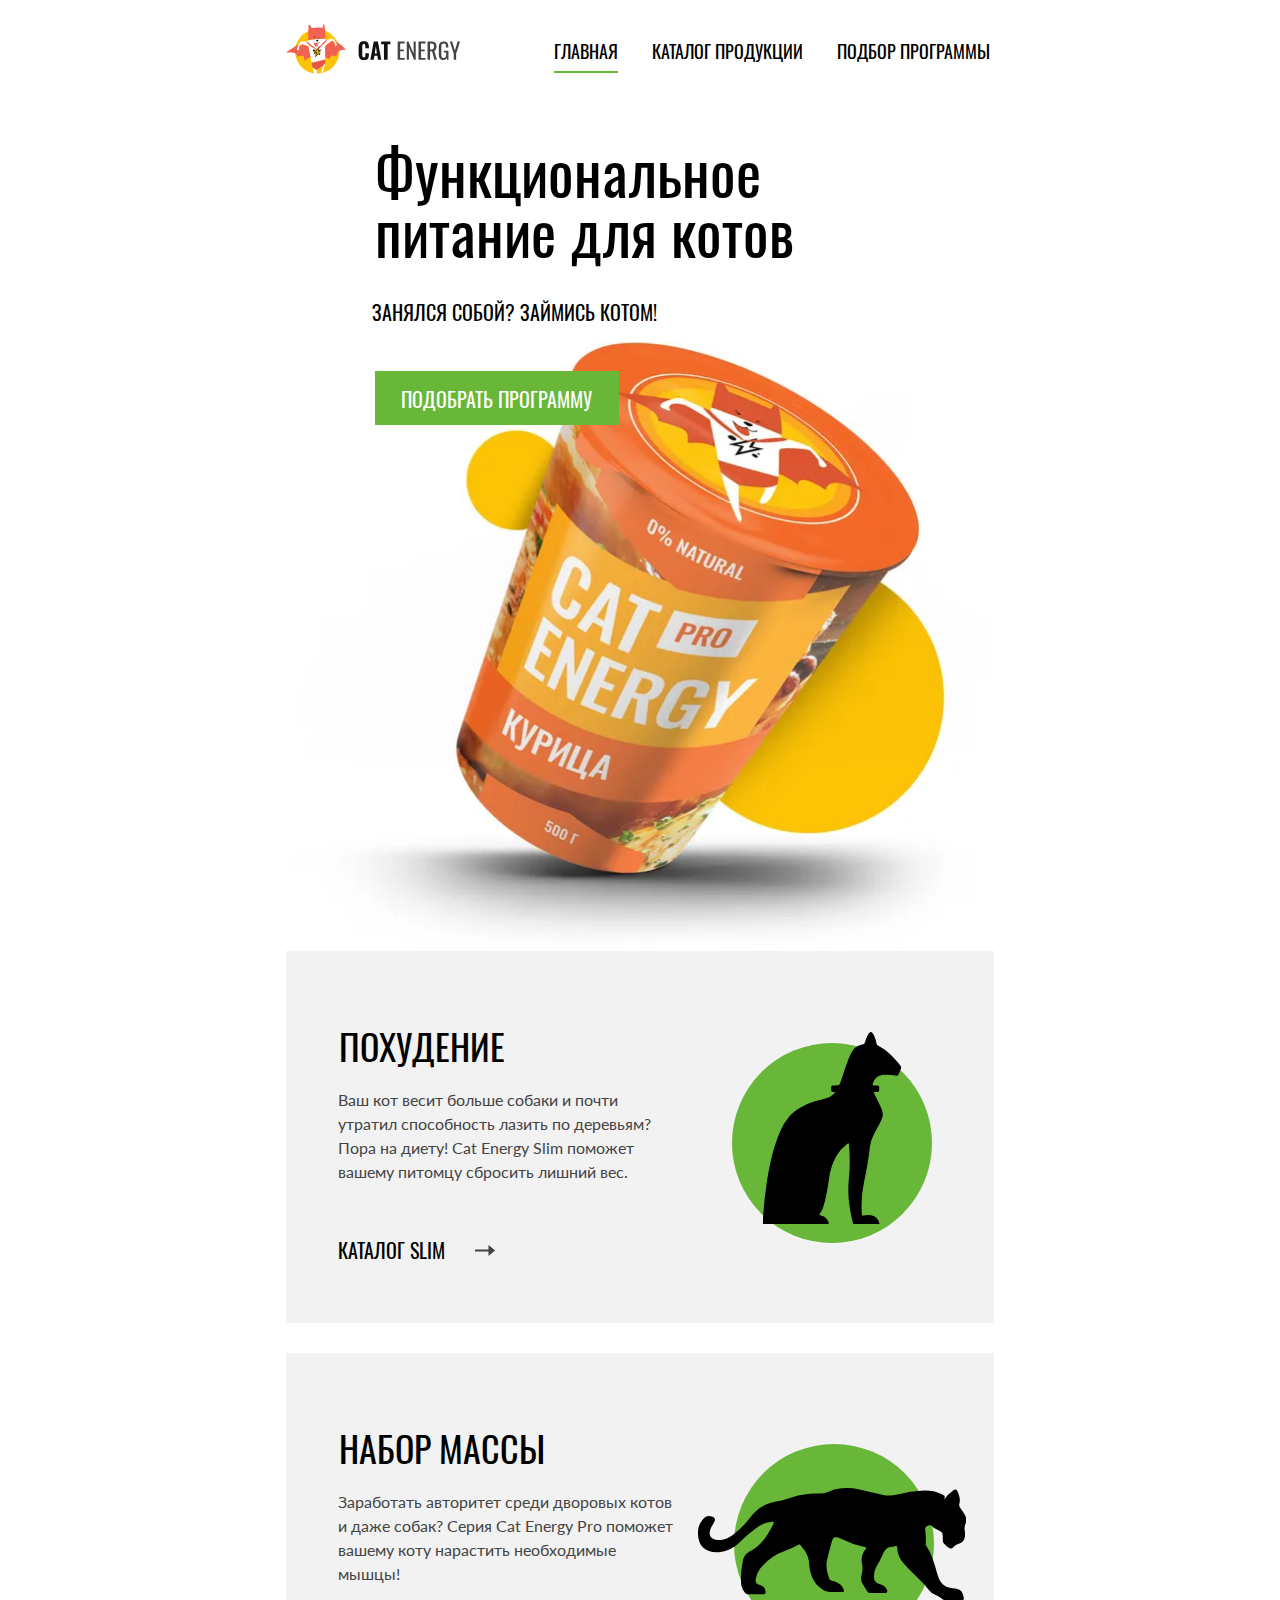
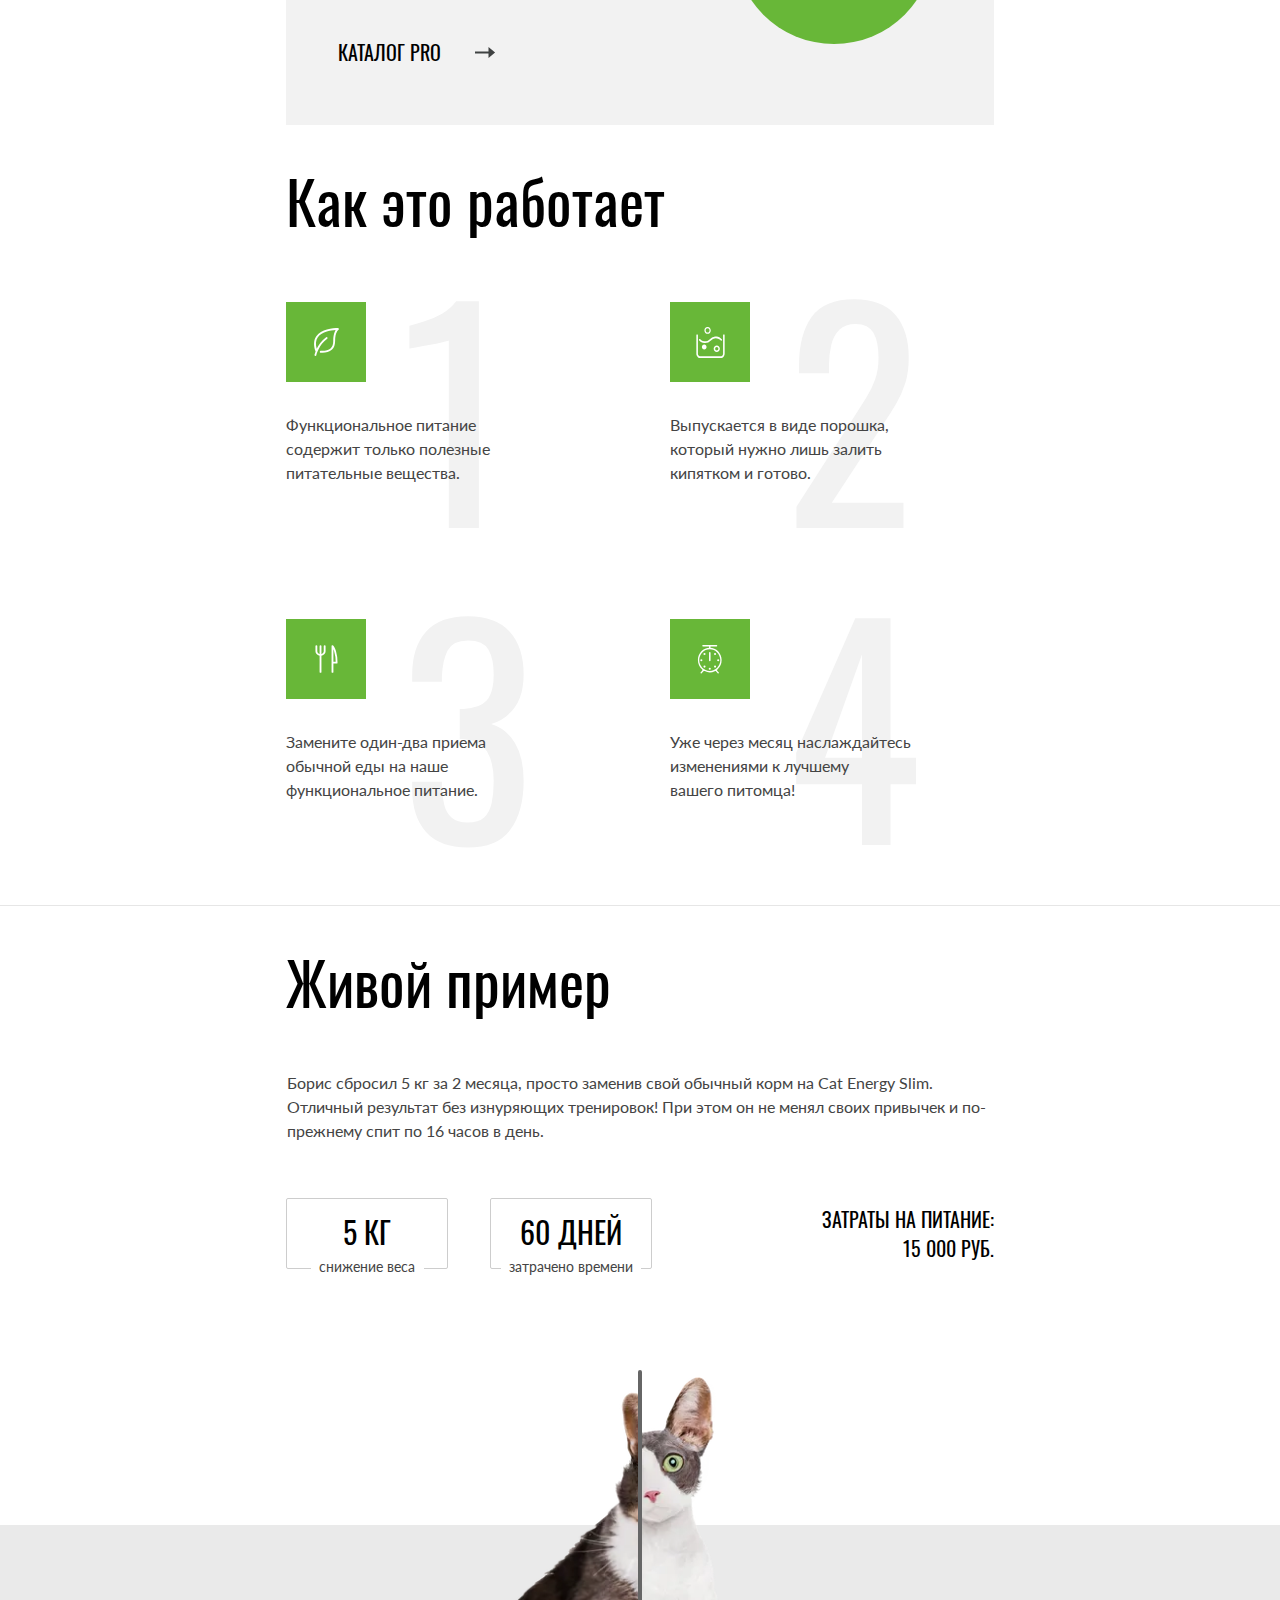
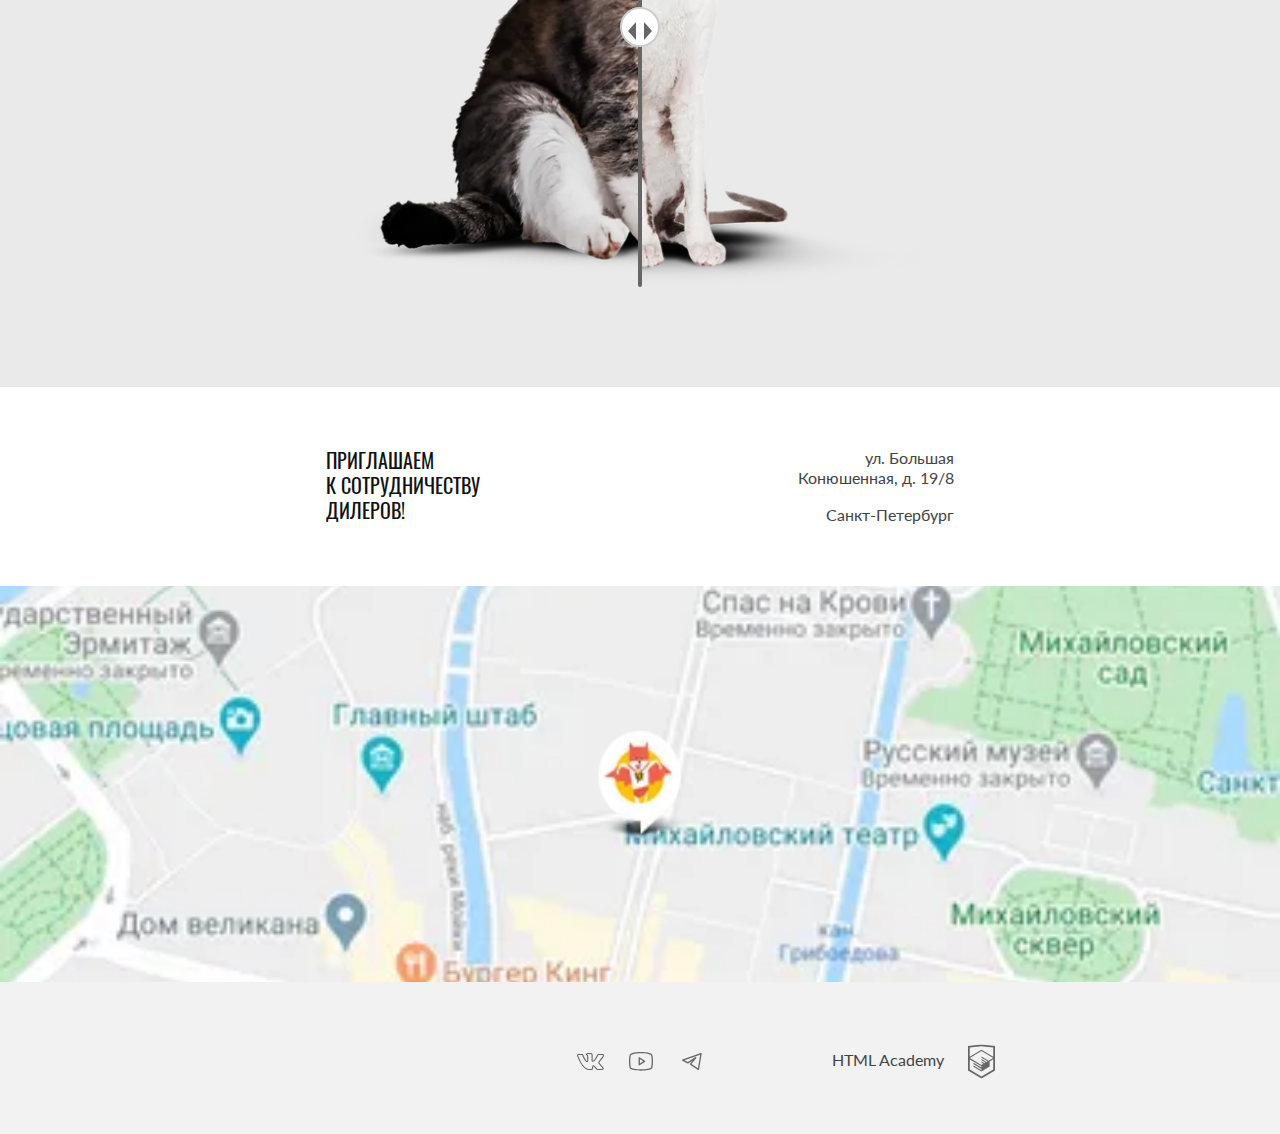
<file: index.html>
<!DOCTYPE html><html class="page" lang="ru"><head><meta charset="utf-8"><title>Главная страница | Cat Energy - интернет-магазин</title><meta name="viewport" content="width=device-width,initial-scale=1"><link rel="preload" href="styles/styles.css" as="style" crossorigin="anonymous"><link rel="preload" href="../../fonts/lato/Lato-Regular.woff2" type="font/woff2" as="font" crossorigin="anonymous"><link rel="preload" href="../../fonts/oswald/oswaldregular.woff2" type="font/woff2" as="font" crossorigin="anonymous"><link rel="shortcut icon" href="favicon.ico" type="image/x-icon"><link rel="icon" href="favicons/icon.svg" type="image/svg+xml"><link rel="apple-touch-icon" href="favicons/180.png" type="image/png"><link rel="manifest" href="manifest.webmanifest"><link rel="stylesheet" href="styles/styles.css"><script src="scripts/index.js" defer="defer"></script></head><body class="page__body"><div class="container"><header class="page-header page-header--position container" data-test="header"><a class="page-header__logo" href="#" aria-label="Главная страница интернет-магазина Cat Energy"><picture><source type="image/svg+xml" media="(min-width: 1440px)" srcset="images/logo-desktop.svg"><source type="image/svg+xml" media="(min-width: 768px)" srcset="images/logo-tablet.svg"><img class="page-header__logo-image page-header__logo-image--pb" src="images/logo-mobile.svg" width="189" height="37" loading="lazy" alt="Кэт энерджи"></picture></a><nav class="menu-nav menu-nav-nojs"><button class="menu-nav__toggle" type="button"><span class="visually-hidden">Открыть меню</span></button><div class="menu-nav__wrapper"><ul class="menu-nav__menu"><li class="menu-nav__item"><a class="menu-nav__link menu-nav__link--white menu-nav__link--current menu-nav__link--active" href="#">Главная</a></li><li class="menu-nav__item"><a class="menu-nav__link menu-nav__link--white" href="catalog.html">Каталог продукции</a></li><li class="menu-nav__item"><a class="menu-nav__link menu-nav__link--white" href="form.html">Подбор программы</a></li></ul></div></nav></header></div><main><h1 class="visually-hidden">Интернет-магазин функционального питания для котов "Cat Energy"</h1><section class="hero" data-test="hero"><div class="hero__wrap container"><h2 class="hero__heading">Функциональное питание для котов</h2><p class="hero__text">Занялся собой? Займись котом!</p><picture><source type="image/png" media="(min-width: 1440px)" srcset="images/index-cat-desktop@1x.webp, images/index-cat-desktop@2x.webp 2x"><source type="image/png" media="(min-width: 1440px)" srcset="images/index-cat-desktop@1x.png, images/index-cat-desktop@2x.png 2x"><source type="image/webp" media="(min-width: 768px)" srcset="images/index-cat-tablet@1x.webp, images/index-cat-tablet@2x.webp 2x"><source type="image/jpg" media="(min-width: 768px)" srcset="images/index-cat-tablet@1x.jpg, images/index-cat-tablet@2x.jpg 2x"><source type="image/webp" srcset="images/index-cat-mobile@1x.webp, images/index-cat-mobile@2x.webp 2x"><img class="hero__image" src="images/index-cat-mobile@1x.png" srcset="images/index-cat-mobile@2x.png 2x" width="280" height="271" loading="lazy" alt="Cat Energy курица"></picture><a class="hero__button generic-button" href="form.html">Подобрать программу</a></div></section><section class="services container" data-test="programs"><h2 class="visually-hidden">Преимущества нашей компании</h2><article class="services__item"><h3 class="services__heading services__heading--icon-cat-slim">Похудение</h3><p class="services__description">Ваш кот весит больше собаки и почти утратил способность лазить по деревьям? Пора на диету! Cat Energy Slim поможет вашему питомцу сбросить лишний вес.</p><a class="services__button" href="#">Каталог Slim</a></article><article class="services__item"><h3 class="services__heading services__heading--icon-cat-pro">Набор массы</h3><p class="services__description services__description--width">Заработать авторитет среди дворовых котов и даже собак? Серия Cat Energy Pro поможет вашему коту нарастить необходимые мышцы!</p><a class="services__button" href="#">Каталог Pro</a></article></section><section class="advantages container" data-test="features"><h2 class="advantages__heading">Как это работает</h2><ul class="advantages__list"><li class="advantages__item advantages__item--leaf"><p class="advantages__description">Функциональное питание содержит только полезные питательные вещества.</p></li><li class="advantages__item advantages__item--tub"><p class="advantages__description">Выпускается в виде порошка, который нужно лишь залить кипятком и готово.</p></li><li class="advantages__item advantages__item--eat"><p class="advantages__description">Замените один-два приема обычной еды на наше функциональное питание.</p></li><li class="advantages__item advantages__item--alarm"><p class="advantages__description advantages__description--width">Уже через месяц наслаждайтесь изменениями к лучшему вашего&nbsp;питомца!</p></li></ul></section><section class="sample" data-test="proof"><div class="sample__wrapper container"><div class="sample__info"><h2 class="sample__heading">Живой пример</h2><p class="sample__description">Борис сбросил 5 кг за 2 месяца, просто заменив свой обычный корм на Cat Energy Slim. Отличный результат без изнуряющих тренировок! При этом он не менял своих привычек и по-прежнему спит по 16 часов в день.</p><div class="sample__sample-price-wrapper"><ul class="sample__list"><li class="sample__item"><p class="sample__item-value">5 кг</p><p class="sample__item-title sample__item-title--width">снижение веса</p></li><li class="sample__item"><p class="sample__item-value">60 дней</p><p class="sample__item-title">затрачено времени</p></li></ul><p class="sample__item-sale">Затраты на питание: <span class="sample__item-sale-value">15 000 руб.</span></p></div></div><div class="sample__slider"><div class="sample__slider-cat"><div class="sample__slider-cat-before"><picture><source type="image/webp" media="(min-width: 768px)" width="1380" height="1034" srcset="images/cat-before-tablet-desktop@1x.webp, images/cat-before-tablet-desktop@2x.webp 2x"><source type="image/png" media="(min-width: 768px)" width="1380" height="1034" srcset="images/cat-before-tablet-desktop@1x.png, images/cat-before-tablet-desktop@2x.png 2x"><source type="image/webp" srcset="images/cat-before-mobile@1x.webp, images/cat-before-mobile@2x.webp 2x"><img src="images/cat-before-mobile@1x.png" srcset="images/cat-before-mobile@2x.png 2x" width="320" height="240" loading="lazy" alt="Кот до прохождения программы похудения"></picture></div><button class="sample__slider-button" type="button"><span class="visually-hidden">Полузунок для слайдера</span></button><div class="sample__slider-cat-after slider-cat-displayed"><picture><source type="image/webp" media="(min-width: 768px)" width="1380" height="1034" srcset="images/cat-after-tablet-desktop@1x.webp, images/cat-after-tablet-desktop@2x.webp 2x"><source type="image/png" media="(min-width: 768px)" width="1380" height="1034" srcset="images/cat-after-tablet-desktop@1x.png, images/cat-after-tablet-desktop@2x.png 2x"><source type="image/webp" srcset="images/cat-after-mobile@1x.webp, images/cat-after-mobile@2x.webp 2x"><img src="images/cat-after-mobile@1x.png" srcset="images/cat-after-mobile@2x.png 2x" width="320" height="240" loading="lazy" alt="Кот после прохождения программы похудения"></picture></div></div></div></div></section><section class="contacts" data-test="contacts"><div class="contacts__header container"><h3 class="contacts__text">Приглашаем к&nbsp;сотрудничеству дилеров!</h3><address class="contacts__address">ул. Большая Конюшенная, д. 19/8 <span class="contacts__address-text">Санкт-Петербург</span></address></div><div class="contacts__map-wrapper"><div class="contacts__map"><iframe src="https://www.google.com/maps/embed?pb=!1m18!1m12!1m3!1d1996.8356051389692!2d30.317491999999998!3d59.9680504!2m3!1f0!2f0!3f0!3m2!1i1024!2i768!4f13.1!3m3!1m2!1s0x4696310fca5afc31%3A0x5f2ac55f567b2400!2sHTML%20Academy!5e0!3m2!1sru!2sru!4v1716039657492!5m2!1sru!2sru" style="border:0;" allowfullscreen="" loading="lazy" referrerpolicy="no-referrer-when-downgrade"></iframe></div></div></section></main><footer class="page-footer" data-test="footer"><div class="page-footer__wrapper container"><a class="page-footer__logo logo" href="#" aria-current="page"><img class="logo__text" src="images/logo-cat-energy.svg" width="128" height="25" loading="lazy" alt="Логотип компании Cat Energy"></a><div class="page-footer__social"><ul class="social"><li class="social__item"><a class="social__link social__link--vk" href="https://vk.com/htmlacademy" aria-label="Страница интернет-магазина Cat Energy в социальной сети ВКонтакте"><span class="visually-hidden">Мы в Вконтакте</span></a></li><li class="social__item"><a class="social__link social__link--youtube" href="https://www.youtube.com/user//htmlacademyru" aria-label="Страница интернет-магазина Cat Energy в социальной сети Youtube"><span class="visually-hidden">Мы в Ютубе</span></a></li><li class="social__item"><a class="social__link social__link--telegram" href="https://t.me/htmlacademy" aria-label="Страница интернет-магазина Cat Energy в социальной сети Telegram"><span class="visually-hidden">Мы в Телеграме</span></a></li></ul></div><div class="page-footer__copyright copyright"><a class="copyright__link" href="https://htmlacademy.ru/intensive/adaptive" aria-current="page">HTML Academy</a></div></div></footer></body></html>
</file>
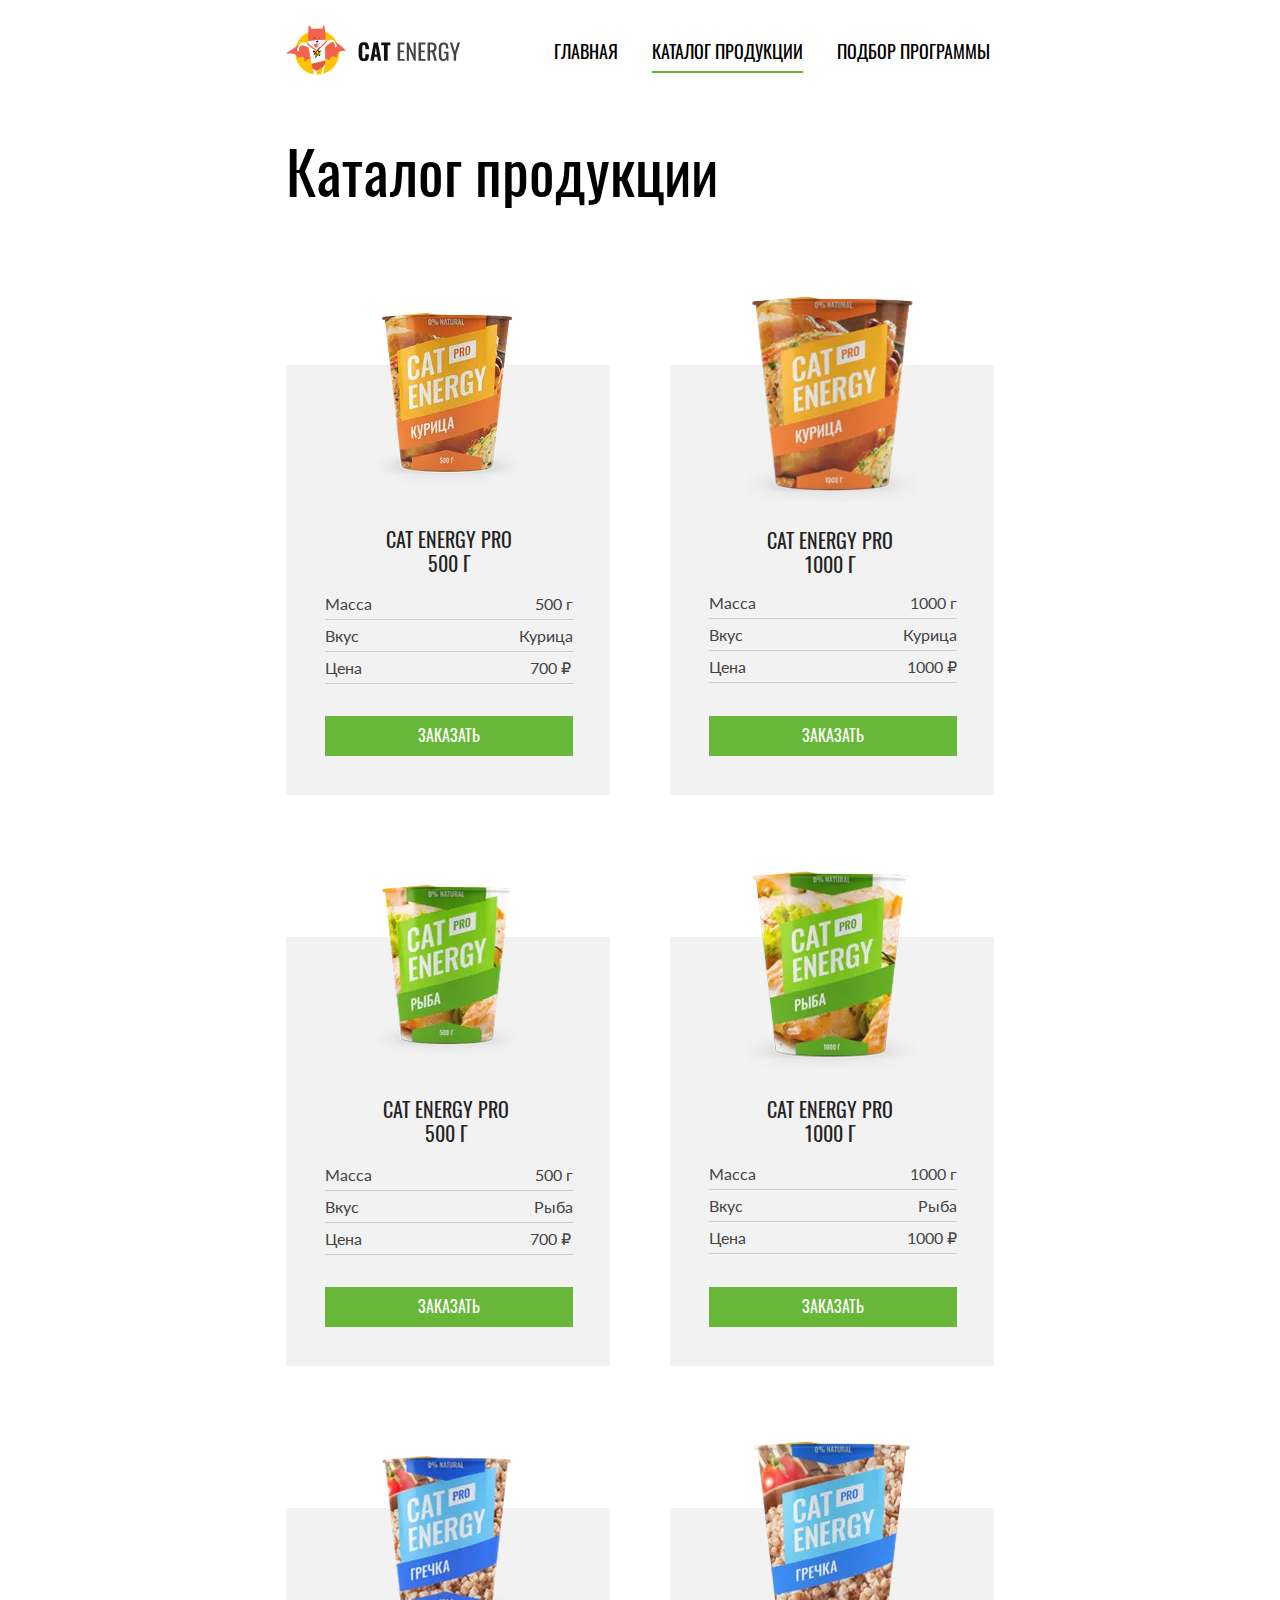
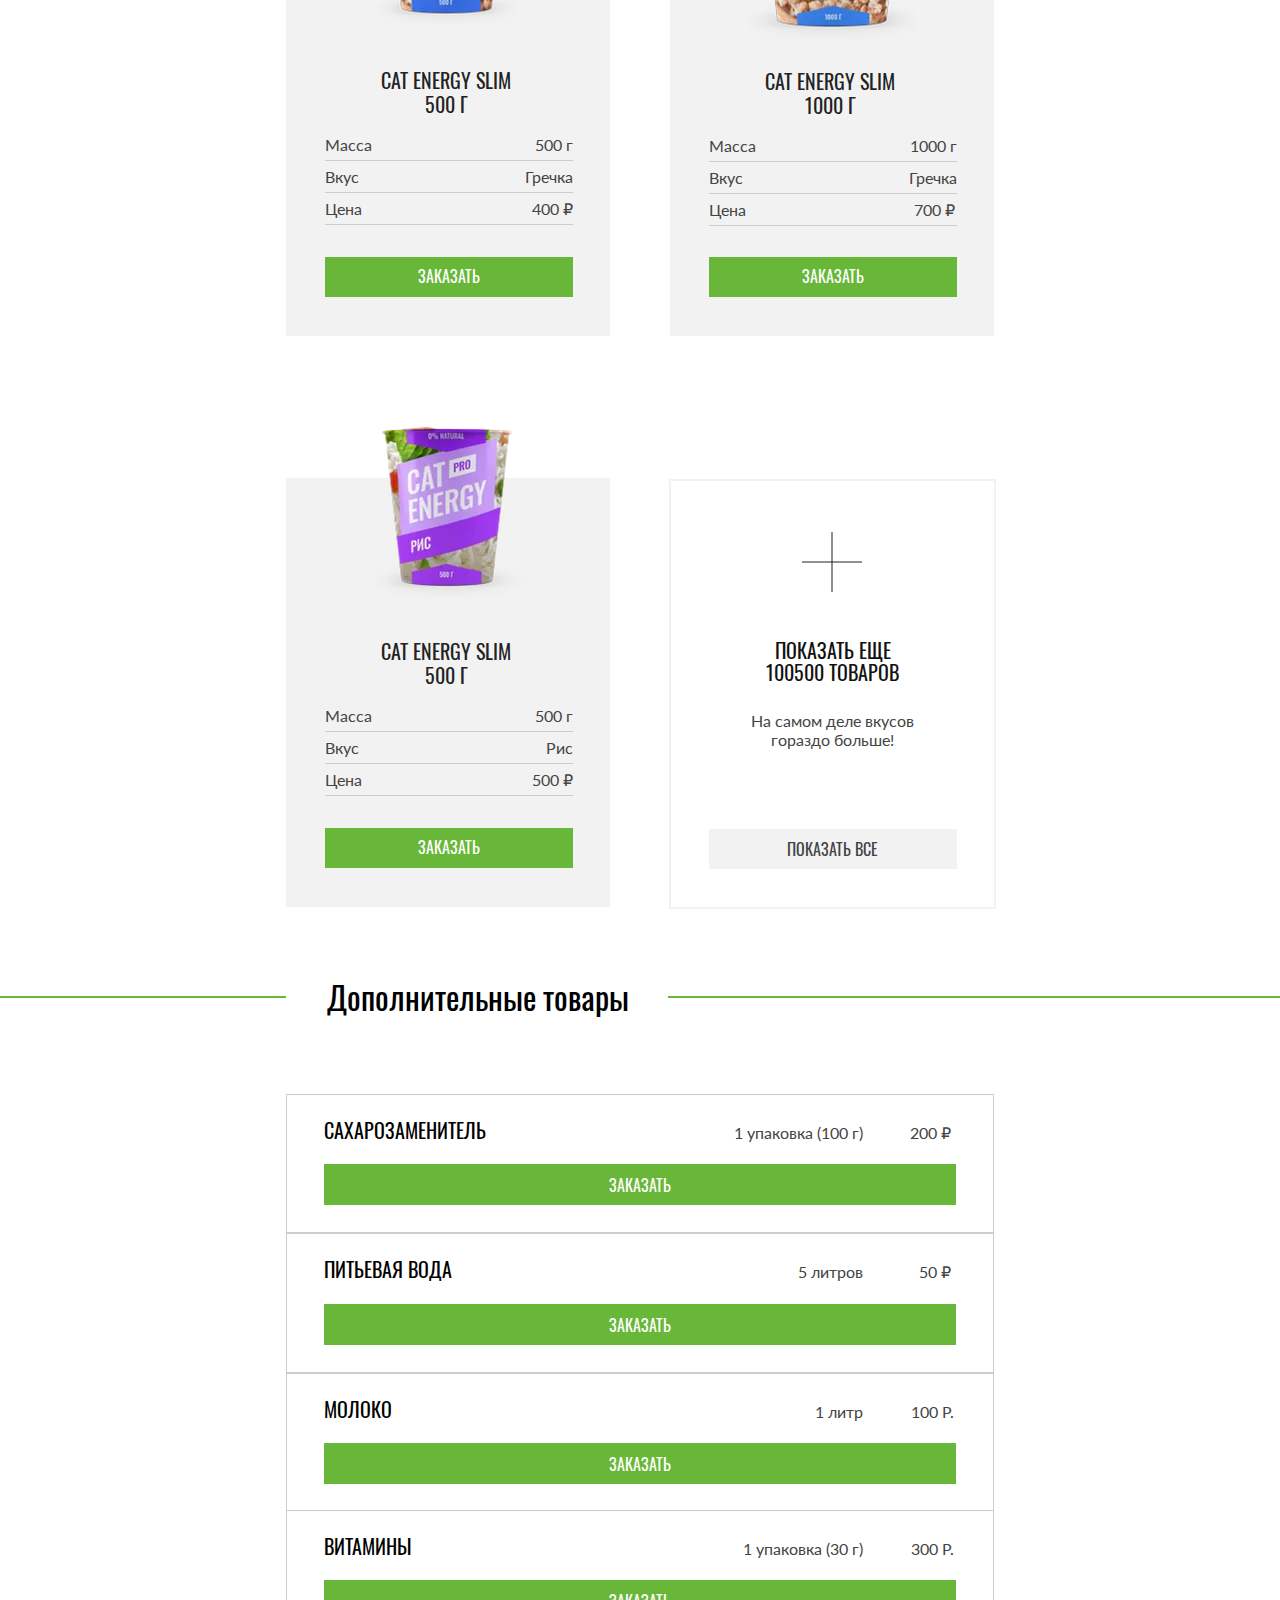
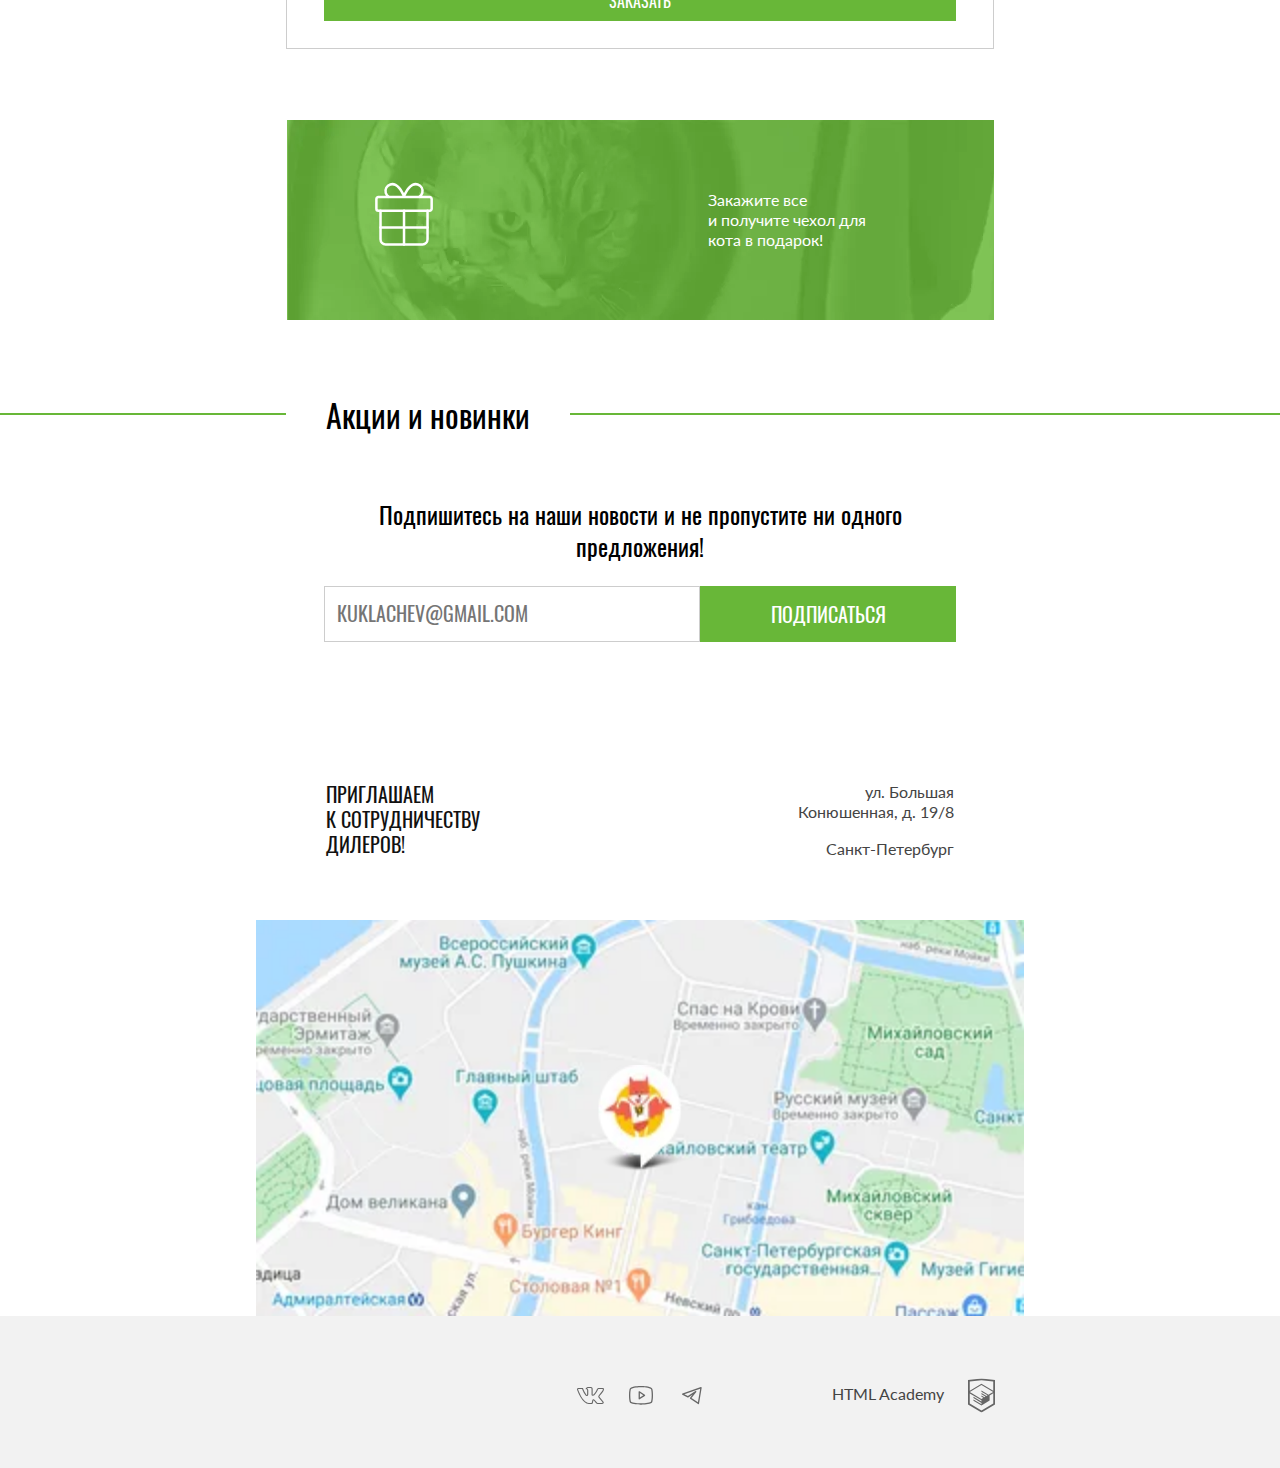
<file: catalog.html>
<!DOCTYPE html><html class="page" lang="ru"><head><meta charset="utf-8"><title>Каталог товаров | Cat Energy - интернет-магазин</title><meta name="viewport" content="width=device-width,initial-scale=1"><link rel="preload" href="styles/styles.css" as="style" crossorigin="anonymous"><link rel="preload" href="../../fonts/lato/Lato-Regular.woff2" type="font/woff2" as="font" crossorigin="anonymous"><link rel="preload" href="../../fonts/oswald/oswaldregular.woff2" type="font/woff2" as="font" crossorigin="anonymous"><link rel="shortcut icon" href="favicon.ico" type="image/x-icon"><link rel="icon" href="favicons/icon.svg" type="image/svg+xml"><link rel="apple-touch-icon" href="favicons/180.png" type="image/png"><link rel="manifest" href="manifest.webmanifest"><link rel="stylesheet" href="styles/styles.css"><script src="scripts/index.js" defer="defer"></script></head><body class="page__body"><div class="container"><header class="page-header container" data-test="header"><a class="page-header__logo" href="index.html" aria-label="Главная страница интернет-магазина Cat Energy"><picture><source type="image/svg+xml" media="(min-width: 1440px)" srcset="images/logo-desktop.svg"><source type="image/svg+xml" media="(min-width: 768px)" srcset="images/logo-tablet.svg"><img class="page-header__logo-image page-header__logo-image--catalog-pb" src="images/logo-mobile.svg" alt="Кэт энерджи" width="189" height="32"></picture></a><nav class="menu-nav menu-nav-nojs"><button class="menu-nav__toggle" type="button"><span class="visually-hidden">Открыть меню</span></button><div class="menu-nav__wrapper"><ul class="menu-nav__menu"><li class="menu-nav__item"><a class="menu-nav__link" href="index.html">Главная</a></li><li class="menu-nav__item"><a class="menu-nav__link menu-nav__link--current" href="#">Каталог продукции</a></li><li class="menu-nav__item"><a class="menu-nav__link" href="form.html">Подбор программы</a></li></ul></div></nav></header></div><main class="page-main"><h1 class="visually-hidden">Каталог продукции</h1><section class="products container" data-test="catalog"><h2 class="products__header">Каталог продукции</h2><ul class="products__list"><li class="products__item"><a class="products__item-image-link" href="#"><picture><source type="image/webp" media="(min-width: 1440px)" srcset="images/chicken-small-desktop@1x.webp, images/chicken-small-desktop@2x.webp 2x"><source type="image/png" media="(min-width: 1440px)" width="245" height="172" srcset="images/chicken-small-desktop@1x.png, images/chicken-small-desktop@2x.png 2x"><source type="image/webp" media="(min-width: 768px)" srcset="images/chicken-small-tablet@1x.webp, images/chicken-small-tablet@2x.webp 2x"><source type="image/png" media="(min-width: 768px)" width="324" height="172" srcset="images/chicken-small-tablet@1x.png, images/chicken-small-tablet@2x.png 2x"><source type="image/webp" srcset="images/chicken-small-mobile@1x.webp, images/chicken-small-mobile@2x.webp 2x"><img class="products__image products__image--chicken-small" src="images/chicken-small-mobile@1x.png" srcset="images/chicken-small-mobile@2x.png 2x" width="140" height="107" loading="lazy" alt="Cat Energy PRO 500 грамм"></picture></a><div class="products__info"><a class="products__heading" href="#">Cat Energy PRO 500 г</a><table class="products__characteristic characteristic-table"><tbody><tr class="characteristic-table__row"><td class="characteristic-table__cell">Масса</td><td class="characteristic-table__cell">500 г</td></tr><tr class="characteristic-table__row"><td class="characteristic-table__cell">Вкус</td><td class="characteristic-table__cell">Курица</td></tr><tr class="characteristic-table__row"><td class="characteristic-table__cell">Цена</td><td class="characteristic-table__cell characteristic-table__cell--price">700 ₽</td></tr></tbody></table></div><a class="products__button product-button" href="#">Заказать</a></li><li class="products__item"><a class="products__item-image-link" href="#"><picture><source type="image/webp" media="(min-width: 1440px)" srcset="images/chicken-big-desktop@1x.webp, images/chicken-big-desktop@2x.webp 2x"><source type="image/png" media="(min-width: 1440px)" width="245" height="208" srcset="images/chicken-big-desktop@1x.png, images/chicken-big-desktop@2x.png 2x"><source type="image/webp" media="(min-width: 768px)" srcset="images/chicken-big-tablet@1x.webp, images/chicken-big-tablet@2x.webp 2x"><source type="image/png" media="(min-width: 768px)" width="324" height="208" srcset="images/chicken-big-tablet@1x.png, images/chicken-big-tablet@2x.png 2x"><source type="image/webp" srcset="images/chicken-big-mobile@1x.webp, images/chicken-big-mobile@2x.webp 2x"><img class="products__image products__image--chicken-big" src="images/chicken-big-mobile@1x.png" srcset="images/chicken-big-mobile@2x.png 2x" width="140" height="107" loading="lazy" alt="Cat Energy PRO 1 килограмм"></picture></a><div class="products__info"><a class="products__heading products__heading--chicken-big" href="#">Cat Energy PRO 1000 г</a><table class="products__characteristic characteristic-table"><tbody><tr class="characteristic-table__row"><td class="characteristic-table__cell">Масса</td><td class="characteristic-table__cell">1000 г</td></tr><tr class="characteristic-table__row"><td class="characteristic-table__cell">Вкус</td><td class="characteristic-table__cell">Курица</td></tr><tr class="characteristic-table__row"><td class="characteristic-table__cell">Цена</td><td class="characteristic-table__cell">1000 ₽</td></tr></tbody></table></div><a class="products__button products__button--chicken-big product-button" href="#">Заказать</a></li><li class="products__item products__item--bi"><a class="products__item-image-link" href="#"><picture><source type="image/webp" media="(min-width: 1440px)" srcset="images/fish-small-desktop@1x.webp, images/fish-small-desktop@2x.webp 2x"><source type="image/png" media="(min-width: 1440px)" width="245" height="174" srcset="images/fish-small-desktop@1x.png, images/fish-small-desktop@2x.png 2x"><source type="image/webp" media="(min-width: 768px)" srcset="images/fish-small-tablet@1x.webp, images/fish-small-tablet@2x.webp 2x"><source type="image/png" media="(min-width: 768px)" width="324" height="174" srcset="images/fish-small-tablet@1x.png, images/fish-small-tablet@2x.png 2x"><source type="image/webp" srcset="images/fish-small-mobile@1x.webp, images/fish-small-mobile@2x.webp 2x"><img class="products__image products__image--fish-small" src="images/fish-small-mobile@1x.png" srcset="images/fish-small-mobile@2x.png 2x" width="140" height="107" loading="lazy" alt="Cat Energy PRO 500 грамм"></picture></a><div class="products__info"><a class="products__heading products__heading--fish-small" href="#">Cat Energy PRO 500 г</a><table class="products__characteristic characteristic-table"><tbody><tr class="characteristic-table__row"><td class="characteristic-table__cell">Масса</td><td class="characteristic-table__cell">500 г</td></tr><tr class="characteristic-table__row"><td class="characteristic-table__cell">Вкус</td><td class="characteristic-table__cell">Рыба</td></tr><tr class="characteristic-table__row"><td class="characteristic-table__cell">Цена</td><td class="characteristic-table__cell characteristic-table__cell--price">700 ₽</td></tr></tbody></table></div><a class="products__button products__button--fish-small product-button" href="#">Заказать</a></li><li class="products__item products__item--bi"><a class="products__item-image-link" href="#"><picture><source type="image/webp" media="(min-width: 1440px)" srcset="images/fish-big-desktop@1x.webp, images/fish-big-desktop@2x.webp 2x"><source type="image/png" media="(min-width: 1440px)" width="245" height="208" srcset="images/fish-big-desktop@1x.png, images/fish-big-desktop@2x.png 2x"><source type="image/webp" media="(min-width: 768px)" srcset="images/fish-big-tablet@1x.webp, images/fish-big-tablet@2x.webp 2x"><source type="image/png" media="(min-width: 768px)" width="324" height="208" srcset="images/fish-big-tablet@1x.png, images/fish-big-tablet@2x.png 2x"><source type="image/webp" srcset="images/fish-big-mobile@1x.webp, images/fish-big-mobile@2x.webp 2x"><img class="products__image products__image--fish-big" src="images/fish-big-mobile@1x.png" srcset="images/fish-big-mobile@2x.png 2x" width="140" height="107" loading="lazy" alt="Cat Energy PRO 1 килограмм"></picture></a><div class="products__info"><a class="products__heading products__heading--fish-big" href="#">Cat Energy PRO 1000 г</a><table class="products__characteristic characteristic-table"><tbody><tr class="characteristic-table__row"><td class="characteristic-table__cell">Масса</td><td class="characteristic-table__cell">1000 г</td></tr><tr class="characteristic-table__row"><td class="characteristic-table__cell">Вкус</td><td class="characteristic-table__cell">Рыба</td></tr><tr class="characteristic-table__row"><td class="characteristic-table__cell">Цена</td><td class="characteristic-table__cell">1000 ₽</td></tr></tbody></table></div><a class="products__button products__button--fish-big roduct-button" href="#">Заказать</a></li><li class="products__item products__item--bi products__item--bi-d"><a class="products__item-image-link" href="#"><picture><source type="image/webp" media="(min-width: 1440px)" srcset="images/buckwheat-small-desktop@1x.webp, images/buckwheat-small-desktop@2x.webp 2x"><source type="image/png" media="(min-width: 1440px)" width="245" height="174" srcset="images/buckwheat-small-desktop@1x.png, images/buckwheat-small-desktop@2x.png 2x"><source type="image/webp" media="(min-width: 768px)" srcset="images/buckwheat-small-tablet@1x.webp, images/buckwheat-small-tablet@2x.webp 2x"><source type="image/png" media="(min-width: 768px)" width="324" height="174" srcset="images/buckwheat-small-tablet@1x.png, images/buckwheat-small-tablet@2x.png 2x"><source type="image/webp" srcset="images/buckwheat-small-mobile@1x.webp, images/buckwheat-small-mobile@2x.webp 2x"><img class="products__image products__image--buckwheat-small" src="images/buckwheat-small-mobile@1x.png" srcset="images/buckwheat-small-mobile@2x.png 2x" width="140" height="107" loading="lazy" alt="Cat Energy slim 500 г"></picture></a><div class="products__info"><a class="products__heading products__heading--buckwheat-small" href="#">Cat Energy slim 500 г</a><table class="products__characteristic characteristic-table"><tbody><tr class="characteristic-table__row"><td class="characteristic-table__cell">Масса</td><td class="characteristic-table__cell">500 г</td></tr><tr class="characteristic-table__row"><td class="characteristic-table__cell">Вкус</td><td class="characteristic-table__cell">Гречка</td></tr><tr class="characteristic-table__row"><td class="characteristic-table__cell">Цена</td><td class="characteristic-table__cell">400 ₽</td></tr></tbody></table></div><a class="products__button products__button--buckwheat-small product-button" href="#">Заказать</a></li><li class="products__item products__item--bi products__item--bi-d"><a class="products__item-image-link" href="#"><picture><source type="image/webp" media="(min-width: 1440px)" srcset="images/buckwheat-big-desktop@1x.webp, images/buckwheat-big-desktop@2x.webp 2x"><source type="image/png" media="(min-width: 1440px)" width="245" height="208" srcset="images/buckwheat-big-desktop@1x.png, images/buckwheat-big-desktop@2x.png 2x"><source type="image/webp" media="(min-width: 768px)" srcset="images/buckwheat-big-tablet@1x.webp, images/buckwheat-big-tablet@2x.webp 2x"><source type="image/png" media="(min-width: 768px)" width="324" height="208" srcset="images/buckwheat-big-tablet@1x.png, images/buckwheat-big-tablet@2x.png 2x"><source type="image/webp" srcset="images/buckwheat-big-mobile@1x.webp, images/buckwheat-big-mobile@2x.webp 2x"><img class="products__image products__image--buckwheat-big" src="images/buckwheat-big-mobile@1x.png" srcset="images/buckwheat-big-mobile@2x.png 2x" width="140" height="107" loading="lazy" alt="Cat Energy slim 1 килограмм"></picture></a><div class="products__info products__info--buckwheat-big"><a class="products__heading products__heading--buckwheat-big" href="#">Cat Energy slim 1000 г</a><table class="products__characteristic characteristic-table"><tbody><tr class="characteristic-table__row"><td class="characteristic-table__cell">Масса</td><td class="characteristic-table__cell">1000 г</td></tr><tr class="characteristic-table__row"><td class="characteristic-table__cell">Вкус</td><td class="characteristic-table__cell">Гречка</td></tr><tr class="characteristic-table__row"><td class="characteristic-table__cell">Цена</td><td class="characteristic-table__cell characteristic-table__cell--price">700 ₽</td></tr></tbody></table></div><a class="products__button products__button--buckwheat-big product-button" href="#">Заказать</a></li><li class="products__item products__item--bi products__item--bi-d"><a class="products__item-image-link" href="#"><picture><source type="image/webp" media="(min-width: 1440px)" srcset="images/rice-small-desktop@1x.webp, images/rice-small-desktop@2x.webp 2x"><source type="image/png" media="(min-width: 1440px)" width="245" height="174" srcset="images/rice-small-desktop@1x.png, images/rice-small-desktop@2x.png 2x"><source type="image/webp" media="(min-width: 768px)" srcset="images/rice-small-tablet@1x.webp, images/rice-small-tablet@2x.webp 2x"><source type="image/png" media="(min-width: 768px)" width="324" height="174" srcset="images/rice-small-tablet@1x.png, images/rice-small-tablet@2x.png 2x"><source type="image/webp" srcset="images/rice-small-mobile@1x.webp, images/rice-small-mobile@2x.webp 2x"><img class="products__image products__image--rice-small" src="images/rice-small-mobile@1x.png" srcset="images/rice-small-mobile@2x.png 2x" width="140" height="107" loading="lazy" alt="Cat Energy slim 500 грамм"></picture></a><div class="products__info"><a class="products__heading products__heading--rice-small" href="#">Cat Energy slim 500 г</a><table class="products__characteristic characteristic-table"><tbody><tr class="characteristic-table__row"><td class="characteristic-table__cell">Масса</td><td class="characteristic-table__cell">500 г</td></tr><tr class="characteristic-table__row"><td class="characteristic-table__cell">Вкус</td><td class="characteristic-table__cell">Рис</td></tr><tr class="characteristic-table__row"><td class="characteristic-table__cell">Цена</td><td class="characteristic-table__cell">500 ₽</td></tr></tbody></table></div><a class="products__button products__button--rice-small product-button" href="#">Заказать</a></li><li class="products__item products__item--all"><a class="products__heading products__heading--all" href="#">Показать еще 100500 товаров</a><p class="products__text products__text--all">На самом деле вкусов гораздо больше!</p><a class="products__button products__button--all" href="#">Показать все</a></li></ul></section><section class="additional-products" data-test="additional"><div class="container"><h2 class="additional-products__heading">Дополнительные товары</h2></div><div class="additional-products__wrapper container"><ul class="additional-products__list"><li class="additional-products__item"><h3 class="additional-products__title">Сахарозаменитель</h3><table class="additional-products__table"><tbody><tr class="additional-products__row"><td class="additional-products__count">1 упаковка (100 г)</td><td class="additional-products__price additional-products__price--pd">200 ₽</td></tr></tbody></table><a class="additional-products__button product-button" href="#">Заказать</a></li><li class="additional-products__item additional-products__item--water"><h3 class="additional-products__title">Питьевая вода</h3><table class="additional-products__table"><tbody><tr class="additional-products__row"><td class="additional-products__count">5 литров</td><td class="additional-products__price additional-products__price--pd additional-products__price--dec">50 ₽</td></tr></tbody></table><a class="additional-products__button additional-products__button--water product-button" href="#">Заказать</a></li><li class="additional-products__item additional-products__item--milk"><h3 class="additional-products__title">Молоко</h3><table class="additional-products__table"><tbody><tr class="additional-products__row"><td class="additional-products__count">1 литр</td><td class="additional-products__price">100 р.</td></tr></tbody></table><a class="additional-products__button additional-products__button--milk product-button" href="#">Заказать</a></li><li class="additional-products__item additional-products__item--vitamins"><h3 class="additional-products__title">Витамины</h3><table class="additional-products__table"><tbody><tr class="additional-products__row"><td class="additional-products__count">1 упаковка (30 г)</td><td class="additional-products__price">300 р.</td></tr></tbody></table><a class="additional-products__button additional-products__button--vitamins product-button" href="#">Заказать</a></li></ul><div class="additional-products__stock"><h3 class="additional-products__stock-slogan">Закажите все<br>и получите чехол для кота в подарок!</h3></div></div></section><section class="promo"><div class="container"><h3 class="promo__heading">Акции и новинки</h3><p class="promo__text">Подпишитесь на наши новости и не пропустите ни одного предложения!</p><form class="promo__form" action="http://echo.htmlacademy.ru/" method="post"><label class="visually-hidden" for="promo-email">Укажите ваш e-mail</label> <input class="promo__form-input" type="email" name="promo__user-email" id="promo-email" placeholder="кuklachev@gmail.com" required> <button class="promo__form-btn generic-button" type="submit">Подписаться</button></form></div></section><section class="contacts container" data-test="contacts"><div class="contacts__header container"><h3 class="contacts__text">Приглашаем к&nbsp;сотрудничеству дилеров!</h3><address class="contacts__address">ул. Большая Конюшенная, д. 19/8 <span class="contacts__address-text">Санкт-Петербург</span></address></div><div class="contacts__map"><iframe src="https://www.google.com/maps/embed?pb=!1m18!1m12!1m3!1d1996.8356051389692!2d30.317491999999998!3d59.9680504!2m3!1f0!2f0!3f0!3m2!1i1024!2i768!4f13.1!3m3!1m2!1s0x4696310fca5afc31%3A0x5f2ac55f567b2400!2sHTML%20Academy!5e0!3m2!1sru!2sru!4v1716039657492!5m2!1sru!2sru" style="border:0;" allowfullscreen="" loading="lazy" referrerpolicy="no-referrer-when-downgrade"></iframe></div></section></main><footer class="page-footer" data-test="footer"><div class="page-footer__wrapper container"><a class="page-footer__logo logo" href="#" aria-current="page"><img class="logo__text" src="images/logo-cat-energy.svg" width="128" height="25" loading="lazy" alt="Логотип компании Cat Energy"></a><div class="page-footer__social page-footer__social--padding"><ul class="social"><li class="social__item"><a class="social__link social__link--vk" href="https://vk.com/htmlacademy" aria-label="Страница интернет-магазина Cat Energy в социальной сети ВКонтакте"><span class="visually-hidden">Мы в Вконтакте</span></a></li><li class="social__item"><a class="social__link social__link--youtube" href="https://www.youtube.com/user//htmlacademyru" aria-label="Страница интернет-магазина Cat Energy в социальной сети Youtube"><span class="visually-hidden">Мы в Ютубе</span></a></li><li class="social__item"><a class="social__link social__link--telegram" href="https://t.me/htmlacademy" aria-label="Страница интернет-магазина Cat Energy в социальной сети Telegram"><span class="visually-hidden">Мы в Телеграме</span></a></li></ul></div><div class="page-footer__copyright copyright"><a class="copyright__link" href="https://htmlacademy.ru/intensive/adaptive" aria-current="page">HTML Academy</a></div></div></footer></body></html>
</file>
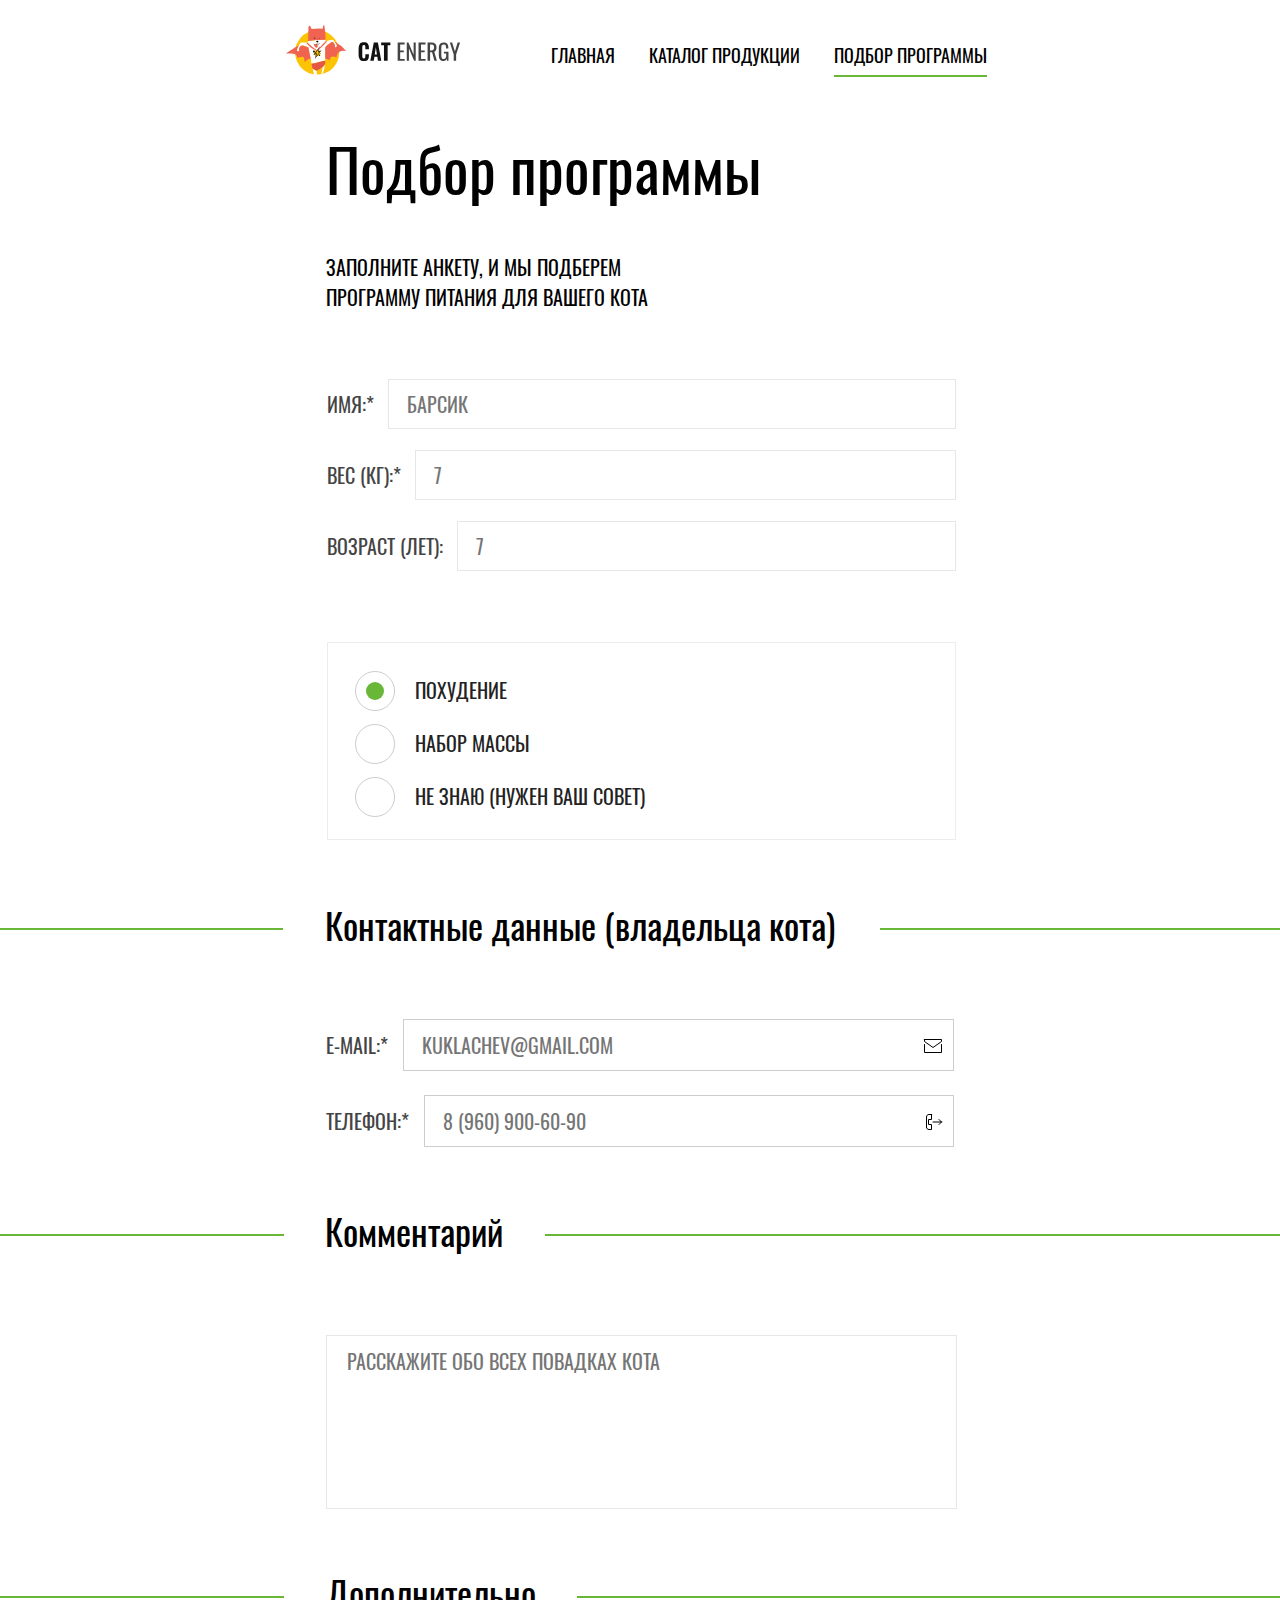
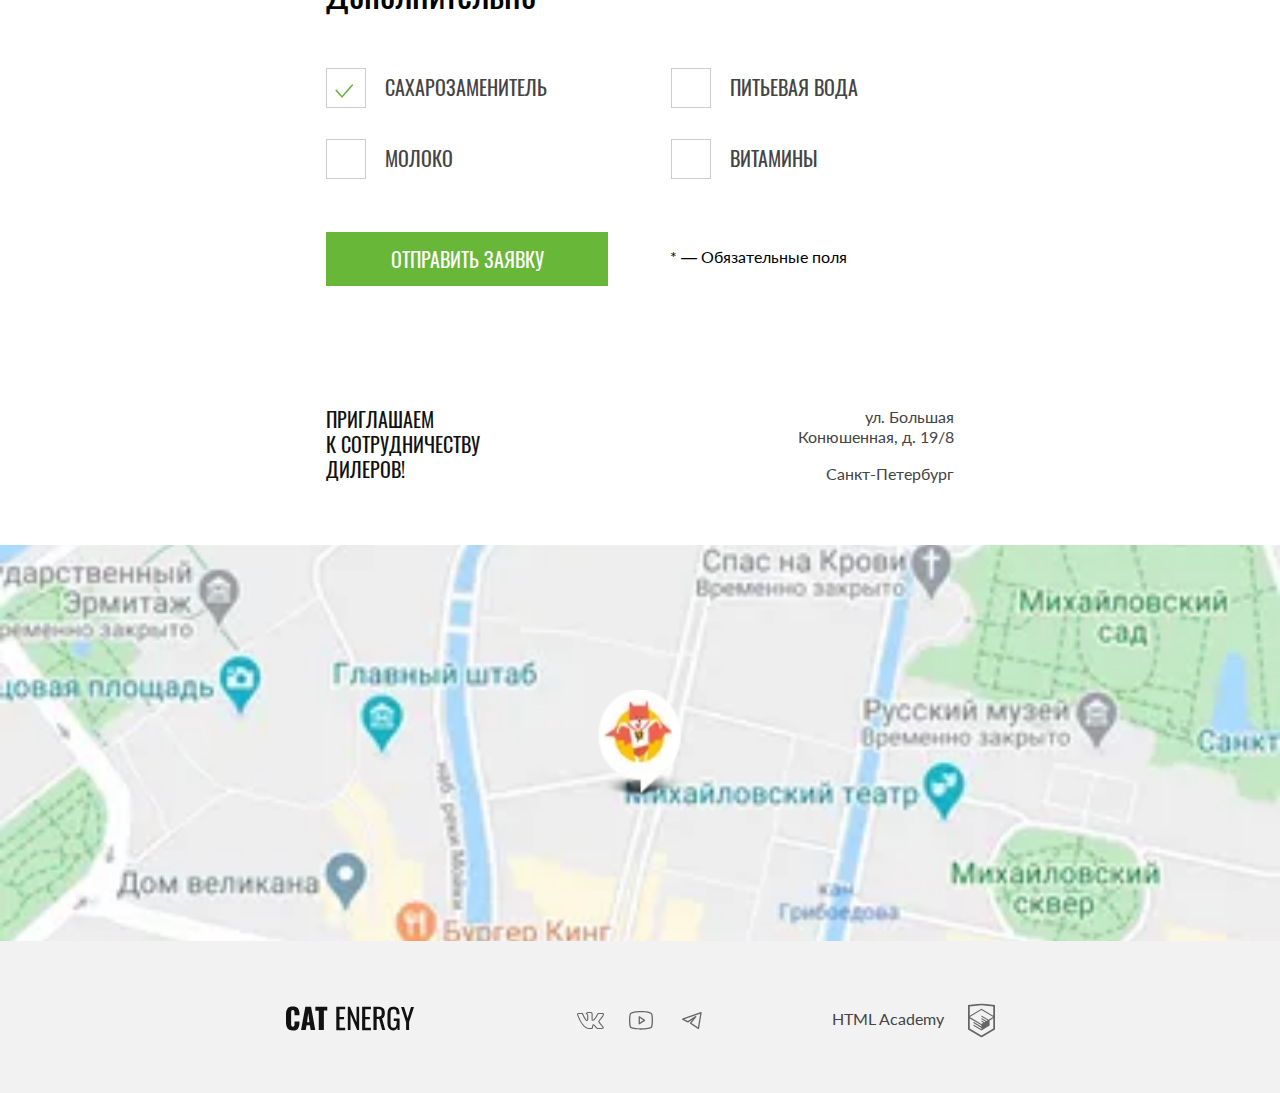
<file: form.html>
<!DOCTYPE html><html class="page" lang="ru"><head><meta charset="UTF-8"><title>Подбор программы | Cat Energy - интернет-магазин</title><meta name="viewport" content="width=device-width,initial-scale=1"><link rel="preload" href="styles/styles.css" as="style" crossorigin="anonymous"><link rel="preload" href="../../fonts/lato/Lato-Regular.woff2" type="font/woff2" as="font" crossorigin="anonymous"><link rel="preload" href="../../fonts/oswald/oswaldregular.woff2" type="font/woff2" as="font" crossorigin="anonymous"><link rel="shortcut icon" href="favicon.ico" type="image/x-icon"><link rel="icon" href="favicons/icon.svg" type="image/svg+xml"><link rel="apple-touch-icon" href="favicons/180.png" type="image/png"><link rel="manifest" href="manifest.webmanifest"><link rel="stylesheet" href="styles/styles.css"><script src="scripts/index.js" defer="defer"></script></head><body class="page__body"><div class="container"><header class="page-header container" data-test="header"><a class="page-header__logo page-header__logo--form" href="index.html" aria-label="Главная страница интернет-магазина Cat Energy"><picture><source type="image/svg+xml" media="(min-width: 1440px)" srcset="images/logo-desktop.svg"><source type="image/svg+xml" media="(min-width: 768px)" srcset="images/logo-tablet.svg"><img class="page-header__logo-image page-header__logo-image--pb" src="images/logo-mobile.svg" width="189" height="37" loading="lazy" alt="Кэт энерджи"></picture></a><nav class="menu-nav menu-nav-nojs"><button class="menu-nav__toggle menu-nav__toggle--form-t" type="button"><span class="visually-hidden">Открыть меню</span></button><div class="menu-nav__wrapper"><ul class="menu-nav__menu menu-nav__menu--form"><li class="menu-nav__item"><a class="menu-nav__link" href="index.html">Главная</a></li><li class="menu-nav__item"><a class="menu-nav__link" href="catalog.html">Каталог продукции</a></li><li class="menu-nav__item"><a class="menu-nav__link menu-nav__link--current" href="#">Подбор программы</a></li></ul></div></nav></header></div><main class="page-main"><h1 class="page-main__header page-main__header--form container">Подбор программы</h1><form class="page-main__form form" action="https://echo.htmlacademy.ru" method="POST"><h2 class="form__text container">Заполните анкету, и мы подберем<br>программу питания для вашего кота</h2><div class="form__list-wrapper container"><fieldset class="form__wrapper"><legend class="visually-hidden">Основные данные кота</legend><ul class="form__list form__cat-data container"><li class="form__item"><label class="form__label" for="form-name">Имя:*</label> <input class="form__input-text" id="form-name" type="text" name="name" placeholder="Барсик"></li><li class="form__item"><label class="form__label" for="form-weight">Вес (кг):*</label> <input class="form__input-text" id="form-weight" type="text" name="number" placeholder="7"></li><li class="form__item"><label class="form__label" for="form-age">Возраст (лет):</label> <input class="form__input-text" id="form-age" type="text" name="number" placeholder="7"></li></ul></fieldset><fieldset class="form__list-border-wrapper"><legend class="visually-hidden">Основные пожелания кота</legend><ul class="form__list form__list--mass container"><li class="form__item form__item--mass"><input class="form__input-radio visually-hidden" name="mass-target" type="radio" id="reduce-weight" checked="checked"> <label class="form__label form__label--radio" for="reduce-weight">Похудение</label></li><li class="form__item form__item--mass"><input class="form__input-radio visually-hidden" name="mass-target" type="radio" id="gain-weight"> <label class="form__label form__label--radio" for="gain-weight">Набор массы</label></li><li class="form__item form__item--mass"><input class="form__input-radio visually-hidden" name="mass-target" type="radio" id="need-advice"> <label class="form__label form__label--radio" for="need-advice">Не знаю (Нужен ваш совет)</label></li></ul></fieldset></div><div class="form__fieldset form__fieldset--bt"><fieldset class="form__fieldset form__fieldset--owner container"><legend class="form__legend form__legend--owner">Контактные данные (владельца кота)</legend><ul class="form__list form__list--contacts"><li class="form__item form__item--icon-mail"><label class="form__label form__label--email" for="form-email">E-mail:* <input class="form__input-text form__input-text--email" id="form-email" type="email" name="name" placeholder="kuklachev@gmail.com"></label></li><li class="form__item form__item--phone"><label class="form__label form__label--phone" for="form-phone">Телефон:* <input class="form__input-text form__input-text--phone" id="form-phone" type="tel" name="phone" placeholder="8 (960) 900-60-90"></label></li></ul></fieldset></div><div class="form__fieldset form__fieldset--bt"><fieldset class="form__fieldset form__fieldset--comments container"><legend class="form__legend form__legend--comments">Комментарий</legend><textarea class="form__textarea form__input" name="comments" rows="7" cols="30" placeholder="Расскажите обо всех повaдках кота"></textarea></fieldset></div><div class="form__fieldset form__fieldset--bt"><fieldset class="form__fieldset form__fieldset--additional container"><legend class="form__legend form__legend--additional">Дополнительно</legend><ul class="form__list form__list--additional container"><li class="form__item"><input class="form__input-checkbox visually-hidden" name="form-additional" type="checkbox" id="sweetener" checked="checked"> <label class="form__label form__label--checkbox" for="sweetener">Сахарозаменитель</label></li><li class="form__item"><input class="form__input-checkbox visually-hidden" name="form-additional" type="checkbox" id="drinkwater"> <label class="form__label form__label--checkbox" for="drinkwater">Питьевая вода</label></li><li class="form__item"><input class="form__input-checkbox visually-hidden" name="form-additional" type="checkbox" id="milk"> <label class="form__label form__label--checkbox" for="milk">Молоко</label></li><li class="form__item"><input class="form__input-checkbox visually-hidden" name="form-additional" type="checkbox" id="vitamins"> <label class="form__label form__label--checkbox" for="vitamins">Витамины</label></li></ul></fieldset></div><div class="form__fieldset-button-wrapper container"><button class="form__button" type="submit">Oтправить заявку</button><p class="form__required-notify">* — Обязательные поля</p></div></form><section class="contacts" data-test="contacts"><div class="contacts__header container"><h3 class="contacts__text">Приглашаем к&nbsp;сотрудничеству дилеров!</h3><address class="contacts__address">ул. Большая Конюшенная, д. 19/8 <span class="contacts__address-text">Санкт-Петербург</span></address></div><div class="contacts__map"><div class="contacts__map"><iframe src="https://www.google.com/maps/embed?pb=!1m18!1m12!1m3!1d1996.8356051389692!2d30.317491999999998!3d59.9680504!2m3!1f0!2f0!3f0!3m2!1i1024!2i768!4f13.1!3m3!1m2!1s0x4696310fca5afc31%3A0x5f2ac55f567b2400!2sHTML%20Academy!5e0!3m2!1sru!2sru!4v1716039657492!5m2!1sru!2sru" style="border:0;" allowfullscreen="" loading="lazy" referrerpolicy="no-referrer-when-downgrade"></iframe></div></div></section></main><footer class="page-footer" data-test="footer"><div class="page-footer__wrapper container"><a class="page-footer__logo logo" href="#" aria-current="page"><img class="logo__text" src="images/logo-cat-energy.svg" width="128" height="25" loading="lazy" alt="Логотип компании Cat Energy"></a><div class="page-footer__social"><ul class="social"><li class="social__item"><a class="social__link social__link--vk" href="https://vk.com/htmlacademy" aria-label="Страница интернет-магазина Cat Energy в социальной сети ВКонтакте"><span class="visually-hidden">Мы в Вконтакте</span></a></li><li class="social__item"><a class="social__link social__link--youtube" href="https://www.youtube.com/user//htmlacademyru" aria-label="Страница интернет-магазина Cat Energy в социальной сети Youtube"><span class="visually-hidden">Мы в Ютубе</span></a></li><li class="social__item"><a class="social__link social__link--telegram" href="https://t.me/htmlacademy" aria-label="Страница интернет-магазина Cat Energy в социальной сети Telegram"><span class="visually-hidden">Мы в Телеграме</span></a></li></ul></div><div class="page-footer__copyright copyright"><a class="copyright__link" href="https://htmlacademy.ru/intensive/adaptive" aria-current="page">HTML Academy</a></div></div></footer></body></html>
</file>
<file: styles/styles.css>
@font-face{font-family:Lato;font-weight:400;font-style:normal;font-display:swap;src:url(../fonts/lato/Lato-Regular.woff2)format("woff2")}@font-face{font-family:Oswald;font-weight:700;font-style:normal;font-display:swap;src:url(../fonts/oswald/oswaldregular.woff2)format("woff2")}*,:before,:after{box-sizing:border-box;overflow-wrap:anywhere}body{color:#000;background-color:#fff;height:100%;margin:0;padding:0;font-family:Lato,Arial,sans-serif;font-size:14px;font-weight:400;line-height:18px}img{object-fit:contain;max-width:100%;height:auto}a{text-decoration:none}.visually-hidden{clip:rect(0 0 0 0);border:0;width:1px;height:1px;margin:-1px;padding:0;position:absolute;overflow:hidden}.container{max-width:320px;margin:0 auto}@media (width>=768px){.container{max-width:768px}}@media (width>=1440px){.container{max-width:1440px}}.generic-button{color:#fff;text-transform:uppercase;background-color:#68b738;justify-content:center;padding:10px;font-family:Oswald,Arial,sans-serif;font-size:16px;line-height:20px;display:flex}@media (width>=768px){.generic-button{padding:14px 26px;font-size:20px}}.page{min-height:100%}@media (width>=1440px){.page{position:relative}}.page-header{border-bottom:1px solid #e6e6e6;flex-direction:column;min-width:320px;display:flex;position:relative}@media (width>=768px){.page-header{border-bottom:none;flex-direction:row;align-items:start;padding:18px 33px 30px 30px}}@media (width>=1440px){.page-header{padding:55px 110px 32px}}.page-header--position{position:relative}@media (width>=1440px){.page-header--position{padding-top:54px;position:static}}.page-header__logo{align-items:center;width:235px;min-height:64px;padding-left:20px;padding-right:20px;display:flex}@media (width>=768px){.page-header__logo{padding:0}.page-header__logo:hover{opacity:.8}.page-header__logo:active{opacity:.6}}.page-header__logo--form{min-height:65px}@media (width>=768px){.page-header__logo--form{padding-top:0}}.page-header__logo-image{width:189px;padding-bottom:9px}@media (width>=768px){.page-header__logo-image{width:174px;height:auto}}@media (width>=1440px){.page-header__logo-image{min-width:202px}}.page-header__logo-image--pb{padding-bottom:0}@media (width>=1440px){.page-header__logo-image--pb{margin-top:-3px;padding-bottom:6px}}.page-header__logo-image--catalog-pb{margin-top:2px;padding-bottom:0}.page-main__header{margin-bottom:41px;padding-top:27px;padding-left:19px;padding-right:20px;font-family:Oswald,Arial,sans-serif;font-size:36px;font-style:normal;font-weight:400;line-height:36px}@media (width>=768px){.page-main__header{margin-bottom:91px;padding-left:30px;padding-right:30px;font-size:60px;line-height:60px}}@media (width>=1440px){.page-main__header{margin-bottom:85px;padding-left:110px;padding-right:110px}}.page-main__header--form{margin-bottom:37px;margin-left:auto}@media (width>=768px){.page-main__header--form{margin-bottom:54px;padding-top:25px;padding-left:70px}}@media (width>=1440px){.page-main__header--form{margin-bottom:56px;margin-left:auto;padding-top:35px;padding-left:110px;padding-right:110px}}.menu-nav{z-index:1;background-color:#fff;flex-direction:column;width:100%;margin-right:-50%;display:flex;position:absolute;left:50%;transform:translate(-50%,32%)}@media (width>=768px){.menu-nav{margin-right:initial;width:max-content;margin-left:auto;padding-top:14px;display:block;position:static;transform:none}}@media (width>=1440px){.menu-nav{background-color:#0000;padding-top:18px}}.menu-nav__toggle{z-index:2;cursor:pointer;background-color:#fff;border:none;width:60px;height:60px;position:absolute;top:-3px;right:0}@media (width>=768px){.menu-nav__toggle{display:none}}.menu-nav__toggle--form-t{top:-8px;right:-3px}.menu-nav--closed .menu-nav__toggle:before{content:"";background-color:#000;width:24px;height:2px;position:absolute;top:25px;right:20px;box-shadow:0 8px #000,0 16px #000}.menu-nav--closed .menu-nav__wrapper{display:none}@media (width>=768px){.menu-nav--closed .menu-nav__wrapper{display:block}}.menu-nav--opened .menu-nav__toggle{top:-64px;right:0}.menu-nav--opened .menu-nav__toggle:before,.menu-nav--opened .menu-nav__toggle:after{content:"";background-color:#000;width:25px;height:2px;position:absolute;right:16px}.menu-nav--opened .menu-nav__toggle:before{transform:rotate(45deg)}.menu-nav--opened .menu-nav__toggle:after{transform:rotate(-45deg)}.menu-nav__menu{margin:0;padding:0;list-style:none}@media (width>=768px){.menu-nav__menu{flex-flow:wrap;justify-content:flex-start;gap:15px 34px;width:437px;display:flex}}@media (width>=1440px){.menu-nav__menu{width:478px;margin-left:508px}}@media (width>=768px){.menu-nav__menu--form{width:440px;margin-top:4px}}@media (width>=1440px){.menu-nav__menu--form{width:478px;margin-top:0}}.menu-nav__item{display:flex}@media (width>=768px){.menu-nav__item{border:none;justify-content:flex-end}}.menu-nav__link{text-align:center;text-transform:uppercase;letter-spacing:.6px;color:#000;border-bottom:1px solid #e6e6e6;width:100%;padding-top:22px;padding-bottom:23px;font-family:Oswald,Arial,sans-serif;font-size:20px;font-weight:500;line-height:20px}.menu-nav__link:hover{opacity:.6;border-bottom:1px solid #0000}.menu-nav__link:active{opacity:.3;border-bottom:1px solid #0000}@media (width>=768px){.menu-nav__link{letter-spacing:initial;border:none;padding-top:7px;padding-bottom:8px;font-size:18px;line-height:24px}}@media (width>=1440px){.menu-nav__link{margin-top:-6px;padding-bottom:10px;font-size:20px;line-height:22px}}.menu-nav__link:nth-child(n){border-top:1px solid #e6e6e6}@media (width>=768px){.menu-nav__link:nth-child(n){border-top:none}}@media (width>=1440px){.menu-nav__link--white{color:#fff}}@media (width>=768px){.menu-nav__link--current{opacity:1;color:#000;border-bottom:2px solid #68b738}}@media (width>=1440px){.menu-nav__link--active{color:#fff;border-bottom:2px solid #fff}}.menu-nav-nojs .menu-nav__toggle{display:none}.menu-nav-nojs .menu-nav__wrapper{position:static}.menu-nav-nojs .menu-nav__item{display:flex}.hero{position:relative}.hero:before{content:"";z-index:-1;background-color:#68b738;background-image:-webkit-image-set(url(../images/index-background-mobile@1x.webp) 1x,url(../images/index-background-mobile@2x.webp) 2x,url(../images/index-background-mobile@1x.jpg) 1x,url(../images/index-background-mobile@2x.jpg) 2x);background-image:image-set("../images/index-background-mobile@1x.webp" 1x,"../images/index-background-mobile@2x.webp" 2x,"../images/index-background-mobile@1x.jpg" 1x,"../images/index-background-mobile@2x.jpg" 2x);background-position:50%;background-repeat:no-repeat;background-size:320px;width:320px;height:302px;margin-right:-50%;position:absolute;top:-3px;left:50%;transform:translate(-50%)}.hero:after{content:"";z-index:-2;background:#64a73c;width:100%;height:302px;position:absolute;top:-3px;left:0}@media (width>=768px){.hero:before,.hero:after{display:none}}@media (width>=1440px){.hero{position:static}.hero:before{content:"";z-index:-1;background-color:#64a73d;background-image:-webkit-image-set(url(../images/index-background-desktop@1x.webp) 1x,url(../images/index-background-desktop@2x.webp) 2x,url(../images/index-background-desktop@1x.jpg) 1x,url(../images/index-background-desktop@2x.jpg) 2x);background-image:image-set("../images/index-background-desktop@1x.webp" 1x,"../images/index-background-desktop@2x.webp" 2x,"../images/index-background-desktop@1x.jpg" 1x,"../images/index-background-desktop@2x.jpg" 2x);background-position:100% 100%;background-repeat:no-repeat;background-size:contain;width:50vw;height:694px;margin-right:0;display:block;position:absolute;bottom:0;left:auto;right:0;transform:none}.hero:after{display:none}}.hero__wrap{flex-flow:column wrap;margin-top:3px;margin-bottom:20px;padding-top:25px;display:flex;position:relative}@media (width>=768px){.hero__wrap{min-height:780px;margin-bottom:56px;padding-top:26px;padding-left:119px}}@media (width>=1440px){.hero__wrap{flex-direction:column;justify-content:flex-start;align-items:flex-start;min-height:534px;margin-bottom:81px;padding-top:34px;padding-left:190px;position:relative}}.hero__heading{margin:0;font-family:Oswald,Arial,sans-serif;font-weight:400}@media (width>=320px){.hero__heading{text-align:center;color:#fff;margin-bottom:25px;padding-left:20px;padding-right:20px;font-size:36px;line-height:36px}}@media (width>=768px){.hero__heading{color:#000;text-align:left;width:460px;margin-bottom:41px;padding-left:0;font-size:60px;line-height:60px}}@media (width>=1440px){.hero__heading{margin-top:34px;margin-bottom:40px}}.hero__text{color:#fff;text-transform:uppercase;justify-content:center;margin:0 auto 28px;font-family:Oswald,Arial,sans-serif;line-height:14px;display:flex}@media (width>=768px){.hero__text{color:#000;max-width:290px;margin-bottom:64px;margin-left:-3px;font-size:20px;line-height:20px}}@media (width>=1440px){.hero__text{margin-top:0;margin-bottom:52px}}.hero__image{margin-inline:20px auto;display:block;position:relative}@media (width>=768px){.hero__image{z-index:-1;width:auto;height:610px;position:absolute;top:227px;left:10px}}@media (width>=1440px){.hero__image{z-index:-1;width:552px;height:499px;position:absolute;top:-14px;left:536px}}.hero__button{margin-inline:auto;white-space:nowrap;width:280px;margin-top:3px}.hero__button:hover{background-color:#5eaa2f}.hero__button:active{color:#ffffff4d}@media (width>=768px){.hero__button{width:244px;margin-top:0;margin-left:0;padding-top:18px;padding-bottom:16px;padding-right:28px;position:absolute;top:256px}}@media (width>=1440px){.hero__button{position:initial}}.services{grid-template-rows:1fr;row-gap:22px;padding-left:20px;padding-right:20px;display:grid}@media (width>=768px){.services{row-gap:30px;padding-left:30px;padding-right:30px}}@media (width>=1440px){.services{grid-template-columns:1fr 1fr;column-gap:80px;padding-top:7px;padding-left:110px;padding-right:110px}}.services__item{background-color:#f2f2f2;flex-direction:column;padding:29px 20px 21px;display:flex;position:relative}@media (width>=768px){.services__item{padding:77px 52px 58px 53px}}@media (width>=1440px){.services__item{text-align:left;padding:75px 52px 59px 50px}}.services__heading{text-transform:uppercase;margin:0 0 15px;padding-left:70px;font-family:Oswald,Arial,sans-serif;font-size:24px;font-weight:400;line-height:37px;position:relative}@media (width>=768px){.services__heading{margin-bottom:10px;padding-left:0;font-size:36px;line-height:36px}}@media (width>=1440px){.services__heading{margin-bottom:59px;padding-left:164px}}.services__heading--icon-cat-slim:before{content:"";z-index:1;background-image:url(../icons/stack.svg#icon-cat-slim);background-repeat:no-repeat;background-size:36px 50px;width:36px;height:50px;position:absolute;top:-9px;left:7px}.services__heading--icon-cat-slim:after{content:"";background-color:#68b738;border-radius:50%;width:50px;height:50px;position:absolute;top:-6px;left:0}@media (width>=768px){.services__heading--icon-cat-slim:before{background-size:140px 192px;width:140px;height:192px;top:4px;left:auto;right:40px}.services__heading--icon-cat-slim:after{width:200px;height:200px;top:15px;left:auto;right:10px}}@media (width>=1440px){.services__heading--icon-cat-slim:before{background-size:70px 97px;width:70px;height:97px;top:-36px;left:17px}.services__heading--icon-cat-slim:after{width:100px;height:100px;top:-30px;left:2px}}.services__heading--icon-cat-pro:before{content:"";z-index:1;background-image:url(../icons/stack.svg#icon-cat-pro);background-repeat:no-repeat;background-size:67px 28px;width:67px;height:28px;position:absolute;top:5px;left:-7px}.services__heading--icon-cat-pro:after{content:"";background-color:#68b738;border-radius:50%;width:50px;height:50px;position:absolute;top:-6px;left:3px}@media (width>=768px){.services__heading--icon-cat-pro:before{background-size:268px 112px;width:268px;height:112px;top:58px;left:auto;right:-24px}.services__heading--icon-cat-pro:after{width:200px;height:200px;top:14px;left:auto;right:8px}}@media (width>=1440px){.services__heading--icon-cat-pro:before{background-size:134px 56px;width:134px;height:56px;top:-10px;left:-17px}.services__heading--icon-cat-pro:after{width:100px;height:100px;top:-30px;left:2px}}.services__description{color:#444;border-bottom:1px solid #d9d9d9;width:240px;margin-bottom:20px;padding:0 0 22px;line-height:18px;position:relative}@media (width>=768px){.services__description{border:none;width:315px;margin-top:14px;margin-bottom:51px;margin-left:-1px;padding:0;font-size:16px;line-height:24px}}@media (width>=1440px){.services__description{width:467px;margin-bottom:26px;padding-left:3px}}@media (width>=768px){.services__description--width{width:340px}}@media (width>=1440px){.services__description--width{width:450px}}.services__button{color:#000;text-transform:uppercase;align-items:center;max-width:161px;font-family:Oswald,Arial,sans-serif;font-size:16px;font-weight:400;line-height:16px;display:flex;position:relative}.services__button:before{content:"";background-image:url(../icons/stack.svg#icon-right-arrow-long);background-position:100%;background-repeat:no-repeat;background-size:32px;width:24px;height:11px;position:absolute;right:37px}.services__button:hover:before{background-size:24px}.services__button:active{opacity:.3}.services__button:active:before{background-size:24px}@media (width>=768px){.services__button{margin-left:-1px;font-size:20px;line-height:30px}.services__button:before{right:0}}@media (width>=1440px){.services__button{padding-left:3px}}.advantages{margin-bottom:48px;padding-top:20px;padding-left:20px;padding-right:21px;display:grid}@media (width>=768px){.advantages{margin-bottom:6px;padding-top:45px;padding-left:30px;padding-right:30px}}@media (width>=1440px){.advantages{margin-bottom:0;padding-top:71px;padding-left:110px;padding-right:110px}}.advantages__heading{margin:0 0 41px;font-family:Oswald,Arial,sans-serif;font-size:36px;line-height:40px}@media (width>=768px){.advantages__heading{text-align:left;color:#000;margin-bottom:72px;font-size:60px;line-height:60px}}.advantages__list{counter-reset:itemNum;margin:0;padding:0;list-style:none;display:grid}@media (width>=320px){.advantages__list{justify-content:space-between;row-gap:20px}}@media (width>=768px){.advantages__list{grid-template-columns:repeat(2,246px);justify-content:start;gap:37px 138px}}@media (width>=1440px){.advantages__list{grid-template-columns:repeat(4,230px);column-gap:95px;display:grid}}.advantages__item{align-items:start;gap:20px;max-width:279px;min-height:60px;display:flex;position:relative}.advantages__item:before{content:"";background-color:#68b738;min-width:60px;height:60px;margin-top:-1px;margin-right:20px;display:block;position:absolute}@media (width>=768px){.advantages__item{flex-direction:column;align-items:start;max-width:230px;min-height:280px;margin:0;position:relative}.advantages__item:before{min-width:80px;height:80px;margin-top:0}.advantages__item:after{counter-increment:itemNum;content:counter(itemNum);top:-40px;left:inherit;z-index:-1;color:#f2f2f2;width:70px;height:230px;font-family:Oswald,Arial,sans-serif;font-size:280px;line-height:280px;position:absolute;right:45px}}@media (width>=1440px){.advantages__item{grid-template-rows:1fr;grid-template-columns:repeat(4,1fr)}}.advantages__item--leaf:before{content:"";background-image:url(../icons/stack.svg#icon-leaf);background-position:50%;background-repeat:no-repeat;background-size:30px 32px;position:absolute}.advantages__item--tub:before{content:"";background-image:url(../icons/stack.svg#icon-tub);background-position:50%;background-repeat:no-repeat;background-size:29px 31px;position:absolute}.advantages__item--eat:before{content:"";background-image:url(../icons/stack.svg#icon-eat);background-position:50%;background-repeat:no-repeat;background-size:23px 30px;position:absolute}.advantages__item--alarm:before{content:"";background-image:url(../icons/stack.svg#icon-alarm);background-position:50%;background-repeat:no-repeat;background-size:32px 32px;position:absolute}.advantages__description{color:#444;margin:0 0 0 80px;padding:0;line-height:18px}@media (width>=768px){.advantages__description{margin:111px 0 0;font-size:16px;line-height:24px}.advantages__description--width{width:250px}}.advantages__image img{max-width:max-content}.sample{background-image:linear-gradient(#fff,#eaeaea 0)}@media (width>=768px){.sample{background-image:linear-gradient(#fff 619px,#eaeaea 0);border-top:1px solid #e6e6e6;position:relative}}@media (width>=1440px){.sample{background-image:linear-gradient(#fff 166px,#eaeaea 0);border:none}}.sample__wrapper{gap:18px;display:grid;position:relative}@media (width>=768px){.sample__wrapper{gap:9px;padding-top:20px}}@media (width>=1440px){.sample__wrapper{grid-template-columns:1fr 1fr;padding-top:0}}.sample__info{padding-left:20px;padding-right:21px}@media (width>=768px){.sample__info{margin-bottom:33px;padding-left:30px;padding-right:37px}}@media (width>=1440px){.sample__info{z-index:1;margin-bottom:0;padding-left:110px;padding-right:134px}}.sample__heading{color:#000;margin:0 auto;padding:25px 0 0;font-family:Oswald,Arial,sans-serif;font-size:36px;line-height:40px}@media (width>=768px){.sample__heading{font-size:60px;line-height:60px}}@media (width>=1440px){.sample__heading{padding-top:29px}}.sample__description{color:#444;text-align:left;width:279px;margin:0 auto 20px;padding:39px 0 0}@media (width>=768px){.sample__description{width:700px;margin-bottom:55px;padding-top:60px;font-size:16px;line-height:24px}}@media (width>=1440px){.sample__description{width:433px;margin-bottom:69px;margin-left:0;padding-top:147px;font-size:16px;line-height:24px}}.sample__sample-price-wrapper{flex-wrap:wrap;display:flex}@media (width>=320px){.sample__sample-price-wrapper{justify-content:center}}@media (width>=768px){.sample__sample-price-wrapper{flex-direction:row;justify-content:space-between;align-items:center}}@media (width>=1440px){.sample__sample-price-wrapper{justify-content:flex-start;margin-bottom:55px}}.sample__list{column-gap:31px;margin:0 0 34px;padding-left:0;display:flex}@media (width>=768px){.sample__list{column-gap:42px;margin-bottom:59px}}@media (width>=1440px){.sample__list{margin-bottom:100px}}.sample__item{text-align:center;border:1px solid #cdcdcd;border-radius:2px;flex-direction:column;justify-content:center;align-items:center;display:flex}@media (width>=320px){.sample__item{width:124px;height:56px}}@media (width>=768px){.sample__item{width:162px;height:71px}}.sample__item-value{color:#000;text-transform:uppercase;margin:30px 0 0;padding:0;font-family:Oswald,Arial,sans-serif;font-size:24px;font-style:normal;line-height:24px}@media (width>=320px){.sample__item-value{font-size:24px;line-height:24px}}@media (width>=768px){.sample__item-value{margin-top:20px;font-size:30px;line-height:37px}}.sample__item-title{color:#444;background-color:#eaeaea;width:80px;margin:0;padding:7px 0 0;font-size:12px;line-height:12px}@media (width>=768px){.sample__item-title{background-color:#fff;width:140px;padding-top:10px;font-size:14px;line-height:14px}}@media (width>=1440px){.sample__item-title{background-color:#eaeaea;font-size:14px;line-height:14px}}@media (width>=768px){.sample__item-title--width{width:113px}}.sample__item-sale{text-align:center;color:#000;text-transform:uppercase;margin:0;padding:0;font-family:Oswald,Arial,sans-serif;font-size:14px;font-weight:400;line-height:20px}@media (width>=768px){.sample__item-sale{text-align:right;width:174px;margin-top:-59px;margin-right:-7px;font-size:20px;line-height:29px}}@media (width>=1440px){.sample__item-sale{width:auto;margin-bottom:0}.sample__item-sale-value{margin-left:59px}}.sample__slider{flex-direction:column;justify-content:flex-start;align-items:center;display:flex;position:relative}.sample__slider-cat{width:320px;height:256px;margin-bottom:42px;position:relative}@media (width>=768px){.sample__slider-cat{width:700px;height:517px;margin-bottom:100px}}@media (width>=1440px){.sample__slider-cat{width:690px;height:536px;margin-bottom:91px}}.sample__slider-cat-before{width:143px;position:absolute;top:2px;left:19px;overflow:hidden}@media (width>=768px){.sample__slider-cat-before{width:300px;top:5px;left:52px}}@media (width>=1440px){.sample__slider-cat-before{width:297px;top:31px;left:16px}}.sample__slider-cat-before img{object-position:center;object-fit:cover;max-width:-moz-fit-content;max-width:fit-content;height:250px}@media (width>=768px){.sample__slider-cat-before img{height:500px}}.sample__slider-cat-after{direction:rtl;width:166px;position:absolute;top:2px;right:-7px;overflow:hidden}@media (width>=768px){.sample__slider-cat-after{width:350px;display:block;top:7px;right:2px}}@media (width>=1440px){.sample__slider-cat-after{width:354px;top:33px;right:26px}}.sample__slider-cat-after img{object-position:center;object-fit:cover;max-width:-moz-fit-content;max-width:fit-content;height:256px}@media (width>=768px){.sample__slider-cat-after img{height:509px}}.sample__slider-button{z-index:1;cursor:pointer;box-sizing:border-box;background-color:#666;border:none;border-radius:2px;width:4px;height:100%;padding:0;display:block;position:absolute;top:2px;left:49.5%}.sample__slider-button:before{content:"";background-color:#fff;border:2px solid #cdcdcd;border-radius:50%;width:40px;height:40px;position:absolute;top:35%;left:50%;transform:translate(-50%,50%)}.sample__slider-button:after{content:"";background-color:#666;width:24px;height:18px;position:absolute;top:43%;left:50%;transform:translate(-50%,50%);-webkit-mask-image:url(../icons/stack.svg#icon-slider-arrows);mask-image:url(../icons/stack.svg#icon-slider-arrows)}.sample__slider-button:hover{background-color:#68b738}.sample__slider-button:hover:before{border-color:#68b738}.sample__slider-button:hover:after{fill:#68b738;background-color:#68b738}.sample__slider-button:active{background-color:#5eaa2f}.sample__slider-button:active:before{border-color:#5eaa2f}.sample__slider-button:active:after{fill:#5eaa2f;background-color:#5eaa2f}@media (width>=768px){.sample__slider-button{top:0;left:49.7%}.sample__slider-button:before{top:42%}.sample__slider-button:after{top:47%}}@media (width>=1440px){.sample__slider-button{height:96%;top:30px;left:45%}.sample__slider-button:after{top:46%}}.contacts{background-color:#fff}.contacts__header{justify-content:space-between;align-items:center;padding:26px 18px 26px 20px;display:flex}@media (width>=768px){.contacts__header{align-items:start;padding:61px 70px}}@media (width>=1440px){.contacts__header{z-index:1;background-color:#fff;width:566px;margin-top:95px;padding:61px 80px 59px;position:absolute;right:53%}}.contacts__text{color:#111;text-transform:uppercase;width:138px;margin:0;font-family:Oswald,Arial,sans-serif;font-size:16px;font-weight:400;line-height:20px}@media (width>=768px){.contacts__text{width:171px;font-size:20px;line-height:25px}}@media (width>=1440px){.contacts__text{width:163px}}.contacts__address{color:#444;width:142px;font-style:normal;line-height:20px}@media (width>=768px){.contacts__address{text-align:right;width:159px;font-size:16px}}@media (width>=1440px){.contacts__address{text-align:left;width:157px}}@media (width>=768px){.contacts__address-text{margin-top:17px;display:block}}.contacts__map-wrapper{background-color:#f2f2f2}.contacts__map{background-color:#d9d9d9;background-image:-webkit-image-set(url(../images/map-pin@2x.webp) 2x,url(../images/map-pin@1x.webp) 1x,url(../images/map-pin@2x.jpg) 2x,url(../images/map-pin@1x.jpg) 1x),-webkit-image-set(url(../images/bg-map-mobile@2x.webp) 2x,url(../images/bg-map-mobile@1x.webp) 1x,url(../images/bg-map-mobile@1x.jpg) 1x,url(../images/bg-map-mobile@2x.jpg) 2x);background-image:image-set("../images/map-pin@2x.webp" 2x,"../images/map-pin@1x.webp" 1x,"../images/map-pin@2x.jpg" 2x,"../images/map-pin@1x.jpg" 1x),image-set("../images/bg-map-mobile@2x.webp" 2x,"../images/bg-map-mobile@1x.webp" 1x,"../images/bg-map-mobile@1x.jpg" 1x,"../images/bg-map-mobile@2x.jpg" 2x);background-position:50% 44%,50%;background-repeat:no-repeat,no-repeat;background-size:57px 53px,cover;min-width:320px;height:362px;margin:0;position:relative}@media (width>=768px){.contacts__map{background-image:-webkit-image-set(url(../images/map-pin@2x.webp) 2x,url(../images/map-pin@1x.webp) 1x,url(../images/map-pin@2x.jpg) 2x,url(../images/map-pin@1x.jpg) 1x),-webkit-image-set(url(../images/bg-map-tablet@2x.webp) 2x,url(../images/bg-map-tablet@1x.webp) 1x,url(../images/bg-map-tablet@2x.jpg) 2x,url(../images/bg-map-tablet@1x.jpg) 1x);background-image:image-set("../images/map-pin@2x.webp" 2x,"../images/map-pin@1x.webp" 1x,"../images/map-pin@2x.jpg" 2x,"../images/map-pin@1x.jpg" 1x),image-set("../images/bg-map-tablet@2x.webp" 2x,"../images/bg-map-tablet@1x.webp" 1x,"../images/bg-map-tablet@2x.jpg" 2x,"../images/bg-map-tablet@1x.jpg" 1x);background-position:50%,50%;background-size:113px 106px,cover;min-height:396px;position:relative}}@media (width>=1440px){.contacts__map{background-image:-webkit-image-set(url(../images/map-pin@2x.webp) 2x,url(../images/map-pin@1x.webp) 1x,url(../images/map-pin@1x.jpg) 1x,url(../images/map-pin@2x.jpg) 2x),-webkit-image-set(url(../images/bg-map-desktop@2x.webp) 2x,url(../images/bg-map-desktop@1x.webp) 1x,url(../images/bg-map-desktop@2x.jpg) 2x,url(../images/bg-map-desktop@1x.jpg) 1x);background-image:image-set("../images/map-pin@2x.webp" 2x,"../images/map-pin@1x.webp" 1x,"../images/map-pin@1x.jpg" 1x,"../images/map-pin@2x.jpg" 2x),image-set("../images/bg-map-desktop@2x.webp" 2x,"../images/bg-map-desktop@1x.webp" 1x,"../images/bg-map-desktop@2x.jpg" 2x,"../images/bg-map-desktop@1x.jpg" 1x);background-position:67.5% 44%,50%;min-height:400px;position:relative}}.contacts__map iframe{border:none;width:100%;height:100%;display:block}.page-footer{background-color:#f2f2f2}.page-footer__wrapper{grid-template-columns:1fr;align-items:center;padding:10px 20px 13px;display:grid}@media (width>=768px){.page-footer__wrapper{grid-template-columns:1.7fr 1fr 1fr;justify-content:space-between;align-items:center;padding:35px 29px 28px 30px}}@media (width>=1440px){.page-footer__wrapper{grid-template-columns:1.27fr 1fr 1fr;padding:30px 110px 38px}}.page-footer__logo{color:#111;width:-moz-fit-content;width:fit-content;margin:30px auto 15px}@media (width>=768px){.page-footer__logo{margin:30px auto 30px 0}}@media (width>=1440px){.page-footer__logo{margin-top:42px;margin-right:41px}}.page-footer__logo-image{width:128px;height:24px}.page-footer__social{border-top:1px solid #d9d9d9;border-bottom:1px solid #d9d9d9;width:280px}@media (width>=768px){.page-footer__social{border:none}}@media (width>=1440px){.page-footer__social{padding-top:26px}.page-footer__social--padding{padding-top:15px}}.page-footer__copyright-link{color:#444;flex-direction:row;justify-content:space-between;align-items:center;width:284px;padding-top:21px;padding-bottom:23px;font-size:16px;line-height:18px;display:flex}.page-footer__copyright-link:hover .page-footer__copyright-logo-image{fill:#68b738}.page-footer__copyright-link:active{opacity:.3}@media (width>=768px){.page-footer__copyright-link{flex-direction:row;justify-content:space-around;width:191px;padding-top:29px}}@media (width>=1440px){.page-footer__copyright-link{margin-right:-13px;padding-top:35px}}.page-footer__copyright-logo-image{fill:#444}.logo:hover{opacity:.7}.logo:active{opacity:.3}.social{flex-wrap:wrap;justify-content:space-between;align-items:center;width:130px;margin:0 auto;padding:20px 0 13px;list-style:none;display:flex}@media (width>=768px){.social{justify-content:flex-start;gap:5px 23px;width:136px;margin:0 auto 0 24px;padding-top:17px}}@media (width>=1440px){.social{margin:0 auto;padding:12px 0 13px}}.social__link{background-position:50%;background-repeat:no-repeat;width:28px;height:28px;transition:all 1.3s;display:block}.social__link--vk:before{content:"";background-color:#666;width:28px;height:22px;display:block;-webkit-mask-image:url(../icons/stack.svg#icon-vk);mask-image:url(../icons/stack.svg#icon-vk);-webkit-mask-size:28px 22px;mask-size:28px 22px;-webkit-mask-repeat:no-repeat;mask-repeat:no-repeat}.social__link--vk:hover:before{background-color:#68b738}.social__link--vk:active:before{opacity:.3;background-color:#68b738}.social__link--youtube:before{content:"";background-color:#666;width:28px;height:22px;display:block;-webkit-mask-image:url(../icons/stack.svg#icon-youtube);mask-image:url(../icons/stack.svg#icon-youtube);-webkit-mask-size:28px 22px;mask-size:28px 22px;-webkit-mask-repeat:no-repeat;mask-repeat:no-repeat}.social__link--youtube:hover:before{background-color:#68b738}.social__link--youtube:active:before{opacity:.3;background-color:#68b738}.social__link--telegram:before{content:"";background-color:#666;width:28px;height:22px;display:block;-webkit-mask-image:url(../icons/stack.svg#icon-tg);mask-image:url(../icons/stack.svg#icon-tg);-webkit-mask-size:28px 22px;mask-size:28px 22px;-webkit-mask-repeat:no-repeat;mask-repeat:no-repeat}.social__link--telegram:hover:before{background-color:#68b738}.social__link--telegram:active:before{opacity:.3;background-color:#68b738}.copyright{flex-direction:row;justify-content:space-between;align-items:center;padding-top:26px;padding-bottom:37px;display:flex}@media (width>=768px){.copyright{justify-content:end;gap:24px;padding-top:19px;padding-bottom:23px}}@media (width>=1440px){.copyright{gap:23px;padding-top:32px}}.copyright__link{color:#444;width:282px;font-size:16px;line-height:18px;position:relative}.copyright__link:after{content:"";background-color:#666;width:27px;height:35px;transition:all 1.3s;display:block;position:absolute;top:-7px;right:0;-webkit-mask-image:url(../icons/stack.svg#icon-logo-html-academy);mask-image:url(../icons/stack.svg#icon-logo-html-academy);-webkit-mask-position:100%;mask-position:100%;-webkit-mask-size:27px 35px;mask-size:27px 35px;-webkit-mask-repeat:no-repeat;mask-repeat:no-repeat}@media (width>=768px){.copyright__link{width:163px}}.copyright__link:hover:after{background-color:#68b738}.copyright__link:active{opacity:.3}.copyright__link:active:after{opacity:.3;background-color:#68b738}.products{margin-bottom:25px}@media (width>=768px){.products{margin-bottom:74px;padding-left:30px;padding-right:30px}}@media (width>=1440px){.products{margin-bottom:71px;padding-left:110px;padding-right:110px}}.products__header{margin-top:28px;margin-bottom:40px;padding-left:20px;font-family:Oswald,Arial,sans-serif;font-size:36px;font-style:normal;font-weight:400;line-height:36px}@media (width>=768px){.products__header{margin-bottom:52px;padding-left:0;padding-right:30px;font-size:60px;line-height:60px}}@media (width>=1440px){.products__header{margin-top:35px;margin-bottom:52px;padding-right:110px}}.products__list{flex-grow:1;grid-template-columns:1fr;justify-items:center;margin:0;padding:0;list-style:none;display:grid}@media (width>=768px){.products__list{grid-template-columns:repeat(2,1fr);gap:38px 60px}}@media (width>=1440px){.products__list{grid-template-columns:repeat(4,1fr);justify-items:normal;gap:66px 80px}}.products__item{border-top:1px solid #ebebeb;grid-template-columns:repeat(2,1fr);justify-items:center;height:100%;padding:20px 20px 24px 19px;display:grid;position:relative}@media (width>=768px){.products__item{background-image:linear-gradient(#fff 20.9%,#f2f2f2 0);border-top:none;flex-direction:column;justify-content:flex-end;align-self:flex-end;padding:0 37px 39px 39px;display:flex}}@media (width>=1440px){.products__item{padding:0 38px 41px 39px}}@media (width>=768px){.products__item--bi{background-image:linear-gradient(#fff 19.5%,#f2f2f2 0)}}@media (width>=1440px){.products__item--bi{background-image:linear-gradient(#fff 20.8%,#f2f2f2 0)}.products__item--bi-d{background-image:linear-gradient(#fff 15%,#f2f2f2 0)}}.products__image{width:max-content;margin-top:-1px}@media (width>=768px){.products__image{height:auto;margin-right:-50%;position:absolute;top:-34px;left:50%;transform:translate(-50%)}}@media (width>=1440px){.products__image{width:auto;top:2px}}@media (width>=768px){.products__image--chicken-small{top:62px;left:49.3%}}@media (width>=1440px){.products__image--chicken-small{left:48.7%}}@media (width>=768px){.products__image--chicken-big{top:43px}}.products__info{flex-flow:column wrap;place-content:flex-start center;display:flex}@media (width>=768px){.products__info{justify-content:center;width:100%;margin-bottom:33px}}@media (width>=1440px){.products__info{flex-direction:column;align-items:center;width:100%}}@media (width>=768px){.products__info--buckwheat-big{margin-bottom:17px}.products__image--fish-small{top:34px}}@media (width>=1440px){.products__image--fish-small{top:43px}}@media (width>=768px){.products__image--fish-big{top:34px}}@media (width>=1440px){.products__image--fish-big{top:43px}}@media (width>=768px){.products__image--buckwheat-small{top:32.5px}}@media (width>=1440px){.products__image--buckwheat-small{top:8px}}@media (width>=768px){.products__image--buckwheat-big{top:33px}}@media (width>=1440px){.products__image--buckwheat-big{top:8px}}@media (width>=768px){.products__image--rice-small{top:35px}}@media (width>=1440px){.products__image--rice-small{top:8px}}.products__heading{color:#222;text-align:left;text-transform:uppercase;width:80px;margin:-6px 0 14px;font-family:Oswald,Arial,sans-serif;font-size:16px;font-weight:400;line-height:20px}@media (width>=768px){.products__heading{text-align:center;width:154px;margin:61px auto 13px;padding-top:214px;font-size:20px;line-height:24px}}@media (width>=1440px){.products__heading{margin:48px auto 16px 4px}}@media (width>=768px){.products__heading--chicken-big{margin-bottom:11px;margin-left:44px}}@media (width>=1440px){.products__heading--chicken-big{margin-bottom:17px;margin-left:4px}}@media (width>=768px){.products__heading--fish-small{margin:50px auto 14px 44px}}@media (width>=1440px){.products__heading--fish-small{margin:48px auto 17px 4px}}@media (width>=768px){.products__heading--fish-big{margin-top:36px;margin-left:44px}}@media (width>=1440px){.products__heading--fish-big{margin:48px auto 16px 4px}}@media (width>=768px){.products__heading--buckwheat-small{margin:35px auto 13px 44px;padding-top:229px}}@media (width>=1440px){.products__heading--buckwheat-small{margin-top:8px;margin-bottom:17px;margin-left:4px;padding-top:221px}}@media (width>=768px){.products__heading--buckwheat-big{margin-top:36px;margin-left:44px}}@media (width>=1440px){.products__heading--buckwheat-big{margin-top:6px;margin-bottom:17px;margin-left:4px;padding-top:221px}}.products__characteristic{border-collapse:collapse;width:140px}@media (width>=768px){.products__characteristic{width:248px}}@media (width>=1440px){.products__characteristic{width:168px}}@media (width>=768px){.products__heading--rice-small{margin:36px auto 13px 44px}}@media (width>=1440px){.products__heading--rice-small{margin-top:7px;margin-bottom:17px;margin-left:4px;padding-top:221px}}.products__button{text-align:center;color:#fff;text-transform:uppercase;background-color:#68b738;grid-column:span 2;width:280px;min-height:40px;margin-top:15px;padding:10px 109px;font-family:Oswald,Arial,sans-serif;font-size:16px;font-style:normal;font-weight:400;line-height:20px}.products__button:hover{background-color:#5eaa2f}.products__button:active{color:#ffffff4d;background-color:#5eaa2f}@media (width>=768px){.products__button{width:248px;min-height:40px;margin-top:-1px;padding:9px 93px;font-size:16px}}@media (width>=1440px){.products__button{width:168px;padding:9px 53px}}.products__button--chicken-big{margin-top:14px}@media (width>=768px){.products__button--chicken-big{margin-top:0}}.products__button--fish-big{margin-top:14px}@media (width>=768px){.products__button--fish-big{margin-top:0}}.products__button--buckwheat-big{margin-top:14px}.products__item--all{background-image:url(../icons/stack.svg#icon-plus);background-position:50% 14%;background-repeat:no-repeat;background-size:30px 30px;border-bottom:1px solid #ebebeb;padding-top:84px;padding-bottom:24px}.products__item--all:hover,.products__item--all:active{background-color:#ebebeb}@media (width>=768px){.products__item--all{background-position:50% 14%;background-size:60px 60px;border-bottom:none;outline:2px solid #f2f2f2;height:80%;margin-top:51px;padding:0 37px 38px 38px}}@media (width>=1440px){.products__item--all{height:84%;margin-top:72px;padding:0 37px 38px 38px}}.products__icon-plus{fill:#d3d3d3;grid-column:span 2;margin-top:24px;margin-bottom:2px}@media (width>=768px){.products__icon-plus{width:60px;height:60px;margin:-37px auto 47px}}@media (width>=1440px){.products__icon-plus{margin-top:-39px;margin-bottom:50px}}.products__heading--all{color:#111;grid-column:span 2;width:auto;margin-bottom:-4px}@media (width>=768px){.products__heading--all{width:141px;margin:auto auto 28px;font-size:20px;line-height:22px}}@media (width>=1440px){.products__heading--all{margin-bottom:31px;padding-top:0}}.products__text--all{text-align:center;color:#444;grid-column:span 2;margin-bottom:5px;font-size:12px;line-height:16px}@media (width>=768px){.products__text--all{width:168px;margin:0 auto 81px;font-size:16px;line-height:19px}}@media (width>=1440px){.products__text--all{margin-bottom:93px}}.products__button--all{color:#444;background-color:#f2f2f2;height:auto;padding:10px 90px}.products__button--all:hover{background-color:#ebebeb}.products__button--all:active{color:#4446}@media (width>=768px){.products__button--all{padding:10px 70px}}@media (width>=1440px){.products__button--all{padding:10px 20px}}.characteristic-table__row{grid-template-columns:repeat(2,1fr);justify-content:start;align-items:center;gap:10px;display:grid}@media (width>=768px){.characteristic-table__row{border-bottom:1px solid #cdcdcd}}.characteristic-table__cell{color:#444;padding:0;font-family:Lato,Arial,sans-serif;font-size:12px;line-height:16px}@media (width>=768px){.characteristic-table__cell{padding:8px 0 7px;font-size:16px}}@media (width>=1440px){.characteristic-table__cell{padding-bottom:9px}}.characteristic-table__cell:nth-child(2n){text-align:right}.characteristic-table__cell--price{margin-right:2px}.additional-products{margin-bottom:41px;position:relative}.additional-products:before{content:"";z-index:-1;background-color:#68b738;width:50%;height:2px;position:absolute;top:10px;right:0}@media (width>=768px){.additional-products{margin-bottom:79px}.additional-products:before{width:100%;top:15px}}@media (width>=1440px){.additional-products:before{top:16px}}.additional-products__heading{background-color:#fff;width:-moz-fit-content;width:fit-content;margin:0 0 34px;padding-bottom:0;padding-left:20px;padding-right:41px;font-family:Oswald,Arial,sans-serif;font-size:24px;line-height:24px;display:inline-block}@media (width>=768px){.additional-products__heading{grid-column:span 2;margin-bottom:81px;margin-left:30px;padding-left:41px;padding-right:39px;font-size:32px;line-height:32px;top:-8px}}@media (width>=1440px){.additional-products__heading{margin-bottom:79px;margin-left:70px;padding-left:40px;padding-right:40px;font-size:40px;line-height:40px}}.additional-products__wrapper{padding-left:20px;padding-right:20px;display:grid}@media (width>=768px){.additional-products__wrapper{row-gap:71px;padding-left:30px;padding-right:30px}}@media (width>=1440px){.additional-products__wrapper{grid-template-columns:1fr 1fr;column-gap:79px;margin-bottom:95px;padding-left:111px;padding-right:110px}}.additional-products__list{margin:1px 0 35px;padding:0;list-style:none;display:grid}@media (width>=768px){.additional-products__list{margin-top:0;margin-bottom:0}}@media (width>=1440px){.additional-products__list{border:none;width:895px}}.additional-products__item{border-top:1px solid #cdcdcd;width:280px;margin:0;padding-top:15px;padding-bottom:18px}@media (width>=768px){.additional-products__item{border:1px solid #cdcdcd;flex-wrap:wrap;justify-content:space-between;align-items:center;width:708px;padding:20px 37px 27px;font-size:16px;line-height:20px;display:flex}}@media (width>=1440px){.additional-products__item{border:1px solid #cdcdcd;border-left:none;border-right:none;justify-content:space-between;align-items:baseline;width:auto;padding:10px 0 9px}}.additional-products__item--milk{padding-top:14px;padding-bottom:21px}@media (width>=768px){.additional-products__item--milk{padding:20px 37px 27px}}@media (width>=1440px){.additional-products__item--milk{padding:10px 0 13px}}.additional-products__item--water{padding-top:13px;padding-bottom:19px}@media (width>=768px){.additional-products__item--water{padding:20px 37px 27px}}@media (width>=1440px){.additional-products__item--water{padding:10px 0 13px}}.additional-products__item--vitamins{border-bottom:1px solid #cdcdcd;margin-top:-1px;padding-top:14px;padding-bottom:19px}@media (width>=768px){.additional-products__item--vitamins{padding:20px 37px 27px}}@media (width>=1440px){.additional-products__item--vitamins{padding:10px 0 13px}}.additional-products__title{text-transform:uppercase;margin:0 0 11px;font-family:Oswald,Arial,sans-serif;font-size:16px;font-style:normal;font-weight:400;line-height:14px}@media (width>=768px){.additional-products__title{flex-grow:1;margin:0;font-size:20px;line-height:20px}}.additional-products__table{border-spacing:2px}@media (width>=1440px){.additional-products__table{margin-right:39px}}@media (width>=320px){.additional-products__characteristic{margin-bottom:19px}}@media (width>=768px){.additional-products__characteristic{margin:0}}.additional-products__row{flex-direction:row;justify-content:space-between;width:280px;font-family:Lato,Arial,sans-serif;font-size:14px;line-height:20px;display:flex}@media (width>=768px){.additional-products__row{width:auto;margin-top:6px}}.additional-products__count{color:#444;padding:0;font-style:normal;font-weight:400;line-height:14px}@media (width>=768px){.additional-products__count{font-size:16px;line-height:20px}}@media (width>=1440px){.additional-products__count{text-align:left;width:195px;margin-top:9px}}.additional-products__price{color:#444;text-transform:uppercase;padding:0 0 0 3px;line-height:14px}@media (width>=768px){.additional-products__price{text-align:right;width:91px;font-size:16px;line-height:20px}}@media (width>=1440px){.additional-products__price{margin-top:8px}}.additional-products__price--pd{padding:0 3px}@media (width>=1440px){.additional-products__price--dec{width:84px;margin-top:8px;margin-right:8px}}.additional-products__button{text-align:center;color:#fff;text-transform:uppercase;background-color:#68b738;width:280px;margin:13px auto 0;padding:11px 44px;font-family:Oswald,Arial,sans-serif;font-size:16px;font-weight:400;display:block}.additional-products__button:hover{background-color:#5eaa2f}.additional-products__button:active{color:#ffffff4d;background-color:#5eaa2f}@media (width>=768px){.additional-products__button{width:633px;margin-top:19px;padding:11px 44px 10px}}@media (width>=1440px){.additional-products__button{width:244px;margin:0}}.additional-products__button--water{margin:14px auto 0}@media (width>=768px){.additional-products__button--water{margin:20px auto 0}}@media (width>=1440px){.additional-products__button--water{margin:0 auto}}.additional-products__button--milk{margin-bottom:-1px}@media (width>=1440px){.additional-products__button--vitamins{margin:0 auto}}.additional-products__stock{background-color:#68b738;background-image:-webkit-image-set(url(../images/gift-photo-mobile@1x.webp) 1x,url(../images/gift-photo-mobile@2x.webp) 2x,url(../images/gift-photo-mobile@1x.jpg) 1x,url(../images/gift-photo-mobile@2x.jpg) 2x);background-image:image-set("../images/gift-photo-mobile@1x.webp" 1x,"../images/gift-photo-mobile@2x.webp" 2x,"../images/gift-photo-mobile@1x.jpg" 1x,"../images/gift-photo-mobile@2x.jpg" 2x);background-repeat:no-repeat;background-size:contain;flex-direction:column;justify-content:space-around;align-items:center;width:280px;min-height:289px;margin:0 auto;padding-top:144px;display:flex;position:relative}.additional-products__stock:before{content:"";background-image:url(../icons/stack.svg#icon-gift);background-position:50%;background-repeat:no-repeat;background-size:contain;width:80px;height:83px;position:absolute;top:57px}@media (width>=768px){.additional-products__stock{background-image:-webkit-image-set(url(../images/gift-photo-tablet@1x.webp) 1x,url(../images/gift-photo-tablet@2x.webp) 2x,url(../images/gift-photo-tablet@1x.jpg) 1x,url(../images/gift-photo-tablet@2x.jpg) 2x);background-image:image-set("../images/gift-photo-tablet@1x.webp" 1x,"../images/gift-photo-tablet@2x.webp" 2x,"../images/gift-photo-tablet@1x.jpg" 1x,"../images/gift-photo-tablet@2x.jpg" 2x);flex-direction:row;justify-content:space-around;width:707px;min-height:200px;padding-top:0;padding-left:86px;padding-right:125px}.additional-products__stock:before{top:56px;left:11%}}@media (width>=1440px){.additional-products__stock{background-image:-webkit-image-set(url(../images/gift-photo-desktop@1x.webp) 1x,url(../images/gift-photo-desktop@2x.webp) 2x,url(../images/gift-photo-desktop@1x.jpg) 1x,url(../images/gift-photo-desktop@2x.jpg) 2x);background-image:image-set("../images/gift-photo-desktop@1x.webp" 1x,"../images/gift-photo-desktop@2x.webp" 2x,"../images/gift-photo-desktop@1x.jpg" 1x,"../images/gift-photo-desktop@2x.jpg" 2x);flex-direction:column;width:245px;min-height:289px;padding:145px 0 5px}.additional-products__stock:before{left:34%}}.additional-products__stock-slogan{text-align:center;color:#fff;width:161px;font-size:16px;font-weight:400;line-height:20px}@media (width>=768px){.additional-products__stock-slogan{text-align:left;margin-left:auto}}@media (width>=1440px){.additional-products__stock-slogan{text-align:center;margin:0 auto}}.promo{margin-bottom:40px;position:relative}.promo:before{content:"";z-index:-1;background-color:#68b738;width:50%;height:2px;position:absolute;top:9px;right:0}@media (width>=768px){.promo{margin-bottom:79px}.promo:before{width:100%;top:14px}}@media (width>=1440px){.promo{margin-bottom:104px}.promo:before{top:18px}}.promo__heading{background-color:#fff;width:-moz-fit-content;width:fit-content;margin:0 0 32px;padding-bottom:0;padding-left:20px;padding-right:42px;font-family:Oswald,Arial,sans-serif;font-size:24px;font-weight:400;line-height:24px;display:inline-block}@media (width>=768px){.promo__heading{grid-column:span 2;margin-bottom:67px;margin-left:30px;padding-left:40px;padding-right:40px;font-size:32px;line-height:32px;top:-8px}}@media (width>=1440px){.promo__heading{margin-bottom:73px;margin-left:70px;font-size:40px;line-height:40px}}.promo__text{color:#000;text-align:center;width:280px;margin:0 auto 24px;font-family:Oswald,Arial,sans-serif;font-size:16px;line-height:24px}@media (width>=768px){.promo__text{width:550px;font-size:24px;line-height:32px}}@media (width>=1440px){.promo__text{width:700px}}.promo__form{grid-template-columns:1fr;justify-content:center;width:280px;margin-left:20px;margin-right:20px;display:grid}@media (width>=768px){.promo__form{grid-template-columns:1.47fr 1fr;width:632px;margin-left:auto;margin-right:auto}}@media (width>=1440px){.promo__form{grid-template-columns:1.93fr 1fr;width:754px}}.promo__form-input{text-align:left;color:#444;text-transform:uppercase;border:1px solid #cdcdcd;margin-bottom:16px;padding:12px;font-family:Oswald,Arial,sans-serif;font-size:20px;font-weight:400;line-height:29.64px}@media (width>=768px){.promo__form-input{margin-bottom:0}}.promo__form-btn{text-align:center;border:none;padding:15px;font-family:Oswald,Arial,sans-serif;font-size:20px;line-height:26px}.promo__form-btn:hover{background-color:#5eaa2f}.promo__form-btn:active{color:#ffffff4d;background-color:#5eaa2f}.form__text{text-transform:uppercase;margin:0 auto 39px;padding-left:20px;padding-right:20px;font-family:Oswald,Arial,sans-serif;font-size:14px;font-weight:400;line-height:18px}@media (width>=768px){.form__text{margin-bottom:66px;padding-left:70px;font-size:20px;line-height:30px}}@media (width>=1440px){.form__text{padding-left:110px}}.form__list-wrapper{margin-bottom:42px;display:grid}@media (width>=768px){.form__list-wrapper{margin-bottom:88px}}@media (width>=1440px){.form__list-wrapper{grid-template-columns:repeat(2,1fr);column-gap:80px;margin-bottom:93px;padding-left:111px;padding-right:110px}}.form__wrapper{border:none;margin:0;padding:0}.form__list{text-transform:uppercase;color:#444;flex-flow:column wrap;margin:0 auto;padding:0;font-family:Oswald,Arial,sans-serif;font-size:16px;font-style:normal;font-weight:400;line-height:18px;list-style:none;display:flex}@media (width>=768px){.form__list{font-size:20px;line-height:30px}}.form__cat-data{margin-bottom:7px;padding-left:19px;padding-right:20px}@media (width>=768px){.form__cat-data{width:100%;margin-bottom:51px;padding-left:71px;padding-right:67px}}@media (width>=1440px){.form__cat-data{margin:0;padding:0}}@media (width>=768px){.form__cat-data .form__item:last-child{margin-right:0}}@media (width>=1440px){.form__cat-data .form__item:last-child{margin-bottom:0}}.form__item{color:#444;align-items:center;margin-bottom:13px;display:flex}@media (width>=768px){.form__item{margin-bottom:19px}}.form__item--mass{margin-bottom:12px}@media (width>=768px){.form__item--mass{margin-bottom:20px}}.form__label{text-transform:uppercase;margin-right:13px;font-family:Oswald,Arial,sans-serif;font-size:16px;font-style:normal;font-weight:400;line-height:18px}@media (width>=768px){.form__label{font-size:20px;line-height:31px}}.form__label--email,.form__label--phone{grid-template-columns:max-content auto;align-items:center;gap:14px;width:100%;margin-right:0;display:grid;position:relative}.form__label--email:after,.form__label--phone:after{content:"";background-repeat:no-repeat;background-size:20px 20px;width:20px;height:20px;position:absolute;top:15px;right:12px}@media (width>=768px){.form__label--email,.form__label--phone{padding-left:2px}.form__label--email:after,.form__label--phone:after{top:18px}}@media (width>=1440px){.form__label--email,.form__label--phone{padding-left:0}.form__label--email:after,.form__label--phone:after{right:16px}}.form__label--email:after{background-image:url(../icons/stack.svg#icon-email)}.form__label--phone:after{background-image:url(../icons/stack.svg#icon-phone)}@media (width>=768px){.form__label--phone{padding-left:6px}}.form__input-text{color:#444;text-transform:uppercase;border:1px solid #e7e7e7;flex-grow:1;margin:1px;padding:12px 15px 13px;font-family:Oswald,Arial,sans-serif;font-size:16px;font-style:normal;font-weight:400;line-height:18px}.form__input-text:hover{border-color:#cdcdcd}.form__input-text:focus{border-width:2px;border-color:#444;margin:0}.form__input-text:invalid{border-width:2px;border-color:#ff8282;margin:0}@media (width>=768px){.form__input-text{padding:9px 18px;font-size:20px;line-height:30px}}.form__input-text--email,.form__input-text--phone{border:1px solid #cdcdcd}@media (width>=768px){.form__input-text--email,.form__input-text--phone{padding:10px 18px}}.form__fieldset{border:none;margin-bottom:14px;padding:0;position:relative}.form__fieldset--bt{border-top:2px solid #68b738}.form__legend{background-color:#fff;margin-right:auto;font-family:Oswald,Arial,sans-serif;font-size:24px;font-style:normal;font-weight:400;line-height:26px;display:inline-block;position:relative;top:-18px}@media (width>=768px){.form__legend{font-size:36px;line-height:36px;top:-23px}}@media (width>=1440px){.form__legend{padding-left:40px;padding-right:40px}}.form__legend--owner{width:-moz-fit-content;width:fit-content;margin-bottom:17px;margin-right:99px;padding-left:19px;padding-right:15px}@media (width>=768px){.form__legend--owner{margin-bottom:52px;margin-left:27px;padding-left:42px;padding-right:45px}}@media (width>=1440px){.form__legend--owner{margin-left:70px;padding-left:40px;padding-right:40px}}.form__fieldset--owner{margin-bottom:26px}@media (width>=768px){.form__fieldset--owner{margin-bottom:67px}}@media (width>=1440px){.form__fieldset--owner{margin-bottom:69px}}.form__fieldset--owner .form__item{flex-grow:1}.form__list--contacts{padding-left:19px;padding-right:20px}@media (width>=768px){.form__list--contacts{padding-left:64px;padding-right:69px}}@media (width>=1440px){.form__list--contacts{flex-direction:row;justify-content:space-between;align-items:baseline;gap:73px;margin-left:70px;margin-right:70px;padding:0 40px;display:flex}}.form__item--icon-mail{position:relative}@media (width>=768px){.form__item--icon-mail{margin-bottom:22px;padding-left:4px}}@media (width>=1440px){.form__item--icon-mail{width:564px;margin-right:0;padding:0}}.form__icon-mail{position:absolute;top:17px;right:16px}.form__icon-mail:active{fill:#68b738}@media (width>=768px){.form__icon-mail{top:19px;right:22px}}.form__item--phone{position:relative}@media (width>=1440px){.form__item--phone{width:570px}}.form__icon-phone{position:absolute;top:14px;right:13px}.form__icon-phone:active{fill:#68b738}@media (width>=768px){.form__icon-phone{top:17px;right:20px}}@media (width>=1440px){.form__icon-phone{top:15px;right:14px}}.form__input-text--email:invalid+.form__icon-mail{fill:#ff8282}.form__legend--comments{width:-moz-fit-content;width:fit-content;margin-bottom:21px;padding-left:19px;padding-right:23px}@media (width>=768px){.form__legend--comments{margin-bottom:63px;margin-left:28px;padding-left:41px;padding-right:42px}}@media (width>=1440px){.form__legend--comments{margin-bottom:53px;margin-left:70px;padding-left:40px;padding-right:40px}}.form__textarea{color:#444;text-transform:uppercase;resize:none;border:1px solid #e7e7e7;min-width:280px;margin-left:20px;margin-right:20px;padding:13px 6px 10px 14px;font-family:Oswald,Arial,sans-serif;font-size:16px;font-style:normal;line-height:18px}@media (width>=768px){.form__textarea{min-width:631px;max-height:174px;margin-left:70px;margin-right:67px;padding:10px 20px 16px;font-size:20px;font-style:normal;line-height:30px}}@media (width>=1440px){.form__textarea{width:1220px;margin-left:111px;margin-right:110px}}.form__list-border-wrapper{border:1px solid #ededed;margin:0;padding:0}@media (width>=768px){.form__list-border-wrapper{margin-left:71px;margin-right:68px}}@media (width>=1440px){.form__list-border-wrapper{margin:0}}.form__list--mass{padding:27px 20px 14px 28px}@media (width>=768px){.form__list--mass{padding:32px 20px 25px 28px}}@media (width>=1440px){.form__list--mass .form__item{margin-bottom:21px}}.form__list--mass .form__item:nth-child(3){margin:0}.form__list--mass .form__label--radio{color:#222;align-items:center;margin-bottom:12px;margin-right:10px;padding-left:37px;display:flex;position:relative}.form__list--mass .form__label--radio:before{content:"";border:1px solid #cdcdcd;border-radius:50%;width:30px;height:30px;position:absolute;left:-9px}.form__list--mass .form__label--radio:hover:before{border-color:#bababa}.form__list--mass .form__label--radio:active{opacity:.3}@media (width>=768px){.form__list--mass .form__label--radio{margin-bottom:2px;padding-left:59px}.form__list--mass .form__label--radio:before{content:"";border:1px solid #cdcdcd;border-radius:50%;width:40px;height:40px;position:absolute;left:-1px}}@media (width>=1440px){.form__list--mass .form__label--radio{margin:0;line-height:30px}}.form__input-radio:focus .form__label{opacity:.3}.form__input-radio:checked+.form__label--radio:after{content:"";background-color:#68b738;border-radius:50%;width:13px;height:13px;position:absolute;top:2px;left:0}@media (width>=768px){.form__input-radio:checked+.form__label--radio:after{width:18px;height:18px;top:7px;left:10px}}@media (width>=1440px){.form__input-radio:checked+.form__label--radio:after{top:6px}}.form__fieldset--comments{flex-direction:column;margin-bottom:37px;display:flex}@media (width>=768px){.form__fieldset--comments{margin-bottom:87px}}@media (width>=1440px){.form__fieldset--comments{margin-bottom:94px}}.form__fieldset--additional{margin-bottom:14px}@media (width>=768px){.form__fieldset--additional{margin-bottom:27px}}@media (width>=1440px){.form__fieldset--additional{margin-bottom:33px}}.form__legend--additional{width:-moz-fit-content;width:fit-content;margin-bottom:23px;padding-left:19px;padding-right:24px}@media (width>=768px){.form__legend--additional{margin-bottom:38px;margin-left:28px;padding-left:42px;padding-right:41px}}@media (width>=1440px){.form__legend--additional{margin-left:70px;padding-left:40px;padding-right:40px}}.form__list--additional{padding-left:20px;padding-right:20px;display:grid}@media (width>=768px){.form__list--additional{grid-template-columns:1fr 1fr;gap:9px 61px;padding-left:70px;padding-right:70px}}@media (width>=1440px){.form__list--additional{grid-template-columns:repeat(4,1fr);column-gap:80px;margin-left:40px;margin-right:40px}}.form__label--checkbox{align-items:center;margin-bottom:12px;margin-right:10px;padding-left:46px;display:flex;position:relative}.form__label--checkbox:before{content:"";border:1px solid #cdcdcd;width:30px;height:30px;position:absolute;left:0}.form__label--checkbox:hover:before{border-color:#bababa}.form__label--checkbox:active{opacity:.3}@media (width>=768px){.form__label--checkbox{padding-left:59px}.form__label--checkbox:before{width:40px;height:40px}}.form__input-checkbox:checked+.form__label--checkbox:after{content:"";background-image:url(../icons/stack.svg#icon-tick);background-repeat:no-repeat;width:26px;height:26px;position:absolute;top:-17%;left:1px}@media (width>=768px){.form__input-checkbox:checked+.form__label--checkbox:after{top:20%;left:5px}}@media (width>=1440px){.form__input-checkbox:checked+.form__label--checkbox:after{top:0}}.form__fieldset-button-wrapper{flex-direction:column;margin-bottom:32px;padding-left:20px;padding-right:20px;display:flex}@media (width>=768px){.form__fieldset-button-wrapper{flex-direction:row;align-items:center;margin-bottom:60px;padding-left:70px;padding-right:68px}}@media (width>=1440px){.form__fieldset-button-wrapper{margin:0 auto 81px;padding-left:110px;padding-right:110px}}.form__button{text-align:center;color:#fff;text-transform:uppercase;background-color:#68b738;border:none;margin-bottom:20px;padding:9px 45px;font-family:Oswald,Arial,sans-serif;font-size:16px;font-style:normal;font-weight:400;line-height:20px}@media (width>=768px){.form__button{min-width:282px;margin:0 62px 0 0;padding-top:17px;padding-bottom:17px;font-size:20px}}@media (width>=1440px){.form__button{max-width:568px;margin-right:81px;padding-top:17px;padding-bottom:17px}}.form__required-notify{margin:0 auto}@media (width>=768px){.form__required-notify{text-align:left;margin:-4px 0 0;font-size:16px;line-height:16px}}@media (width>=1440px){.form__required-notify{margin-top:0}}
</file>
